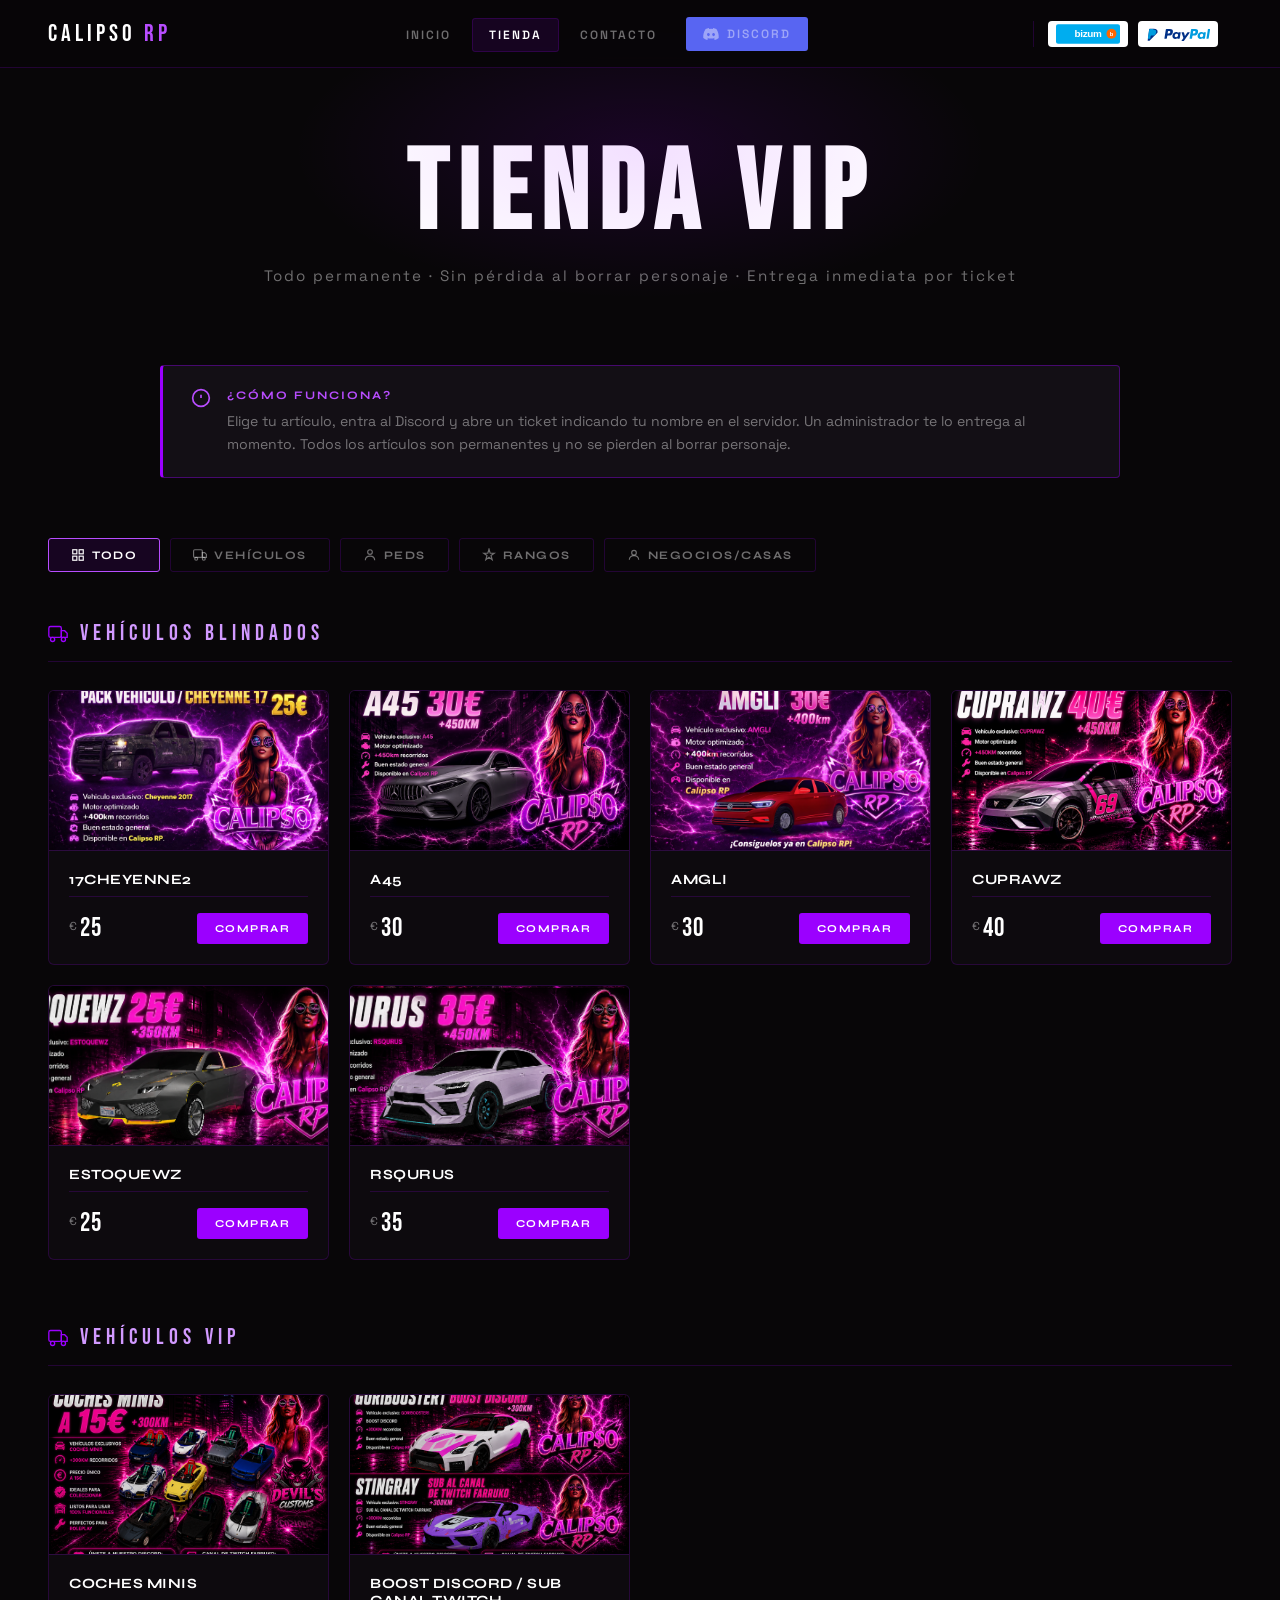
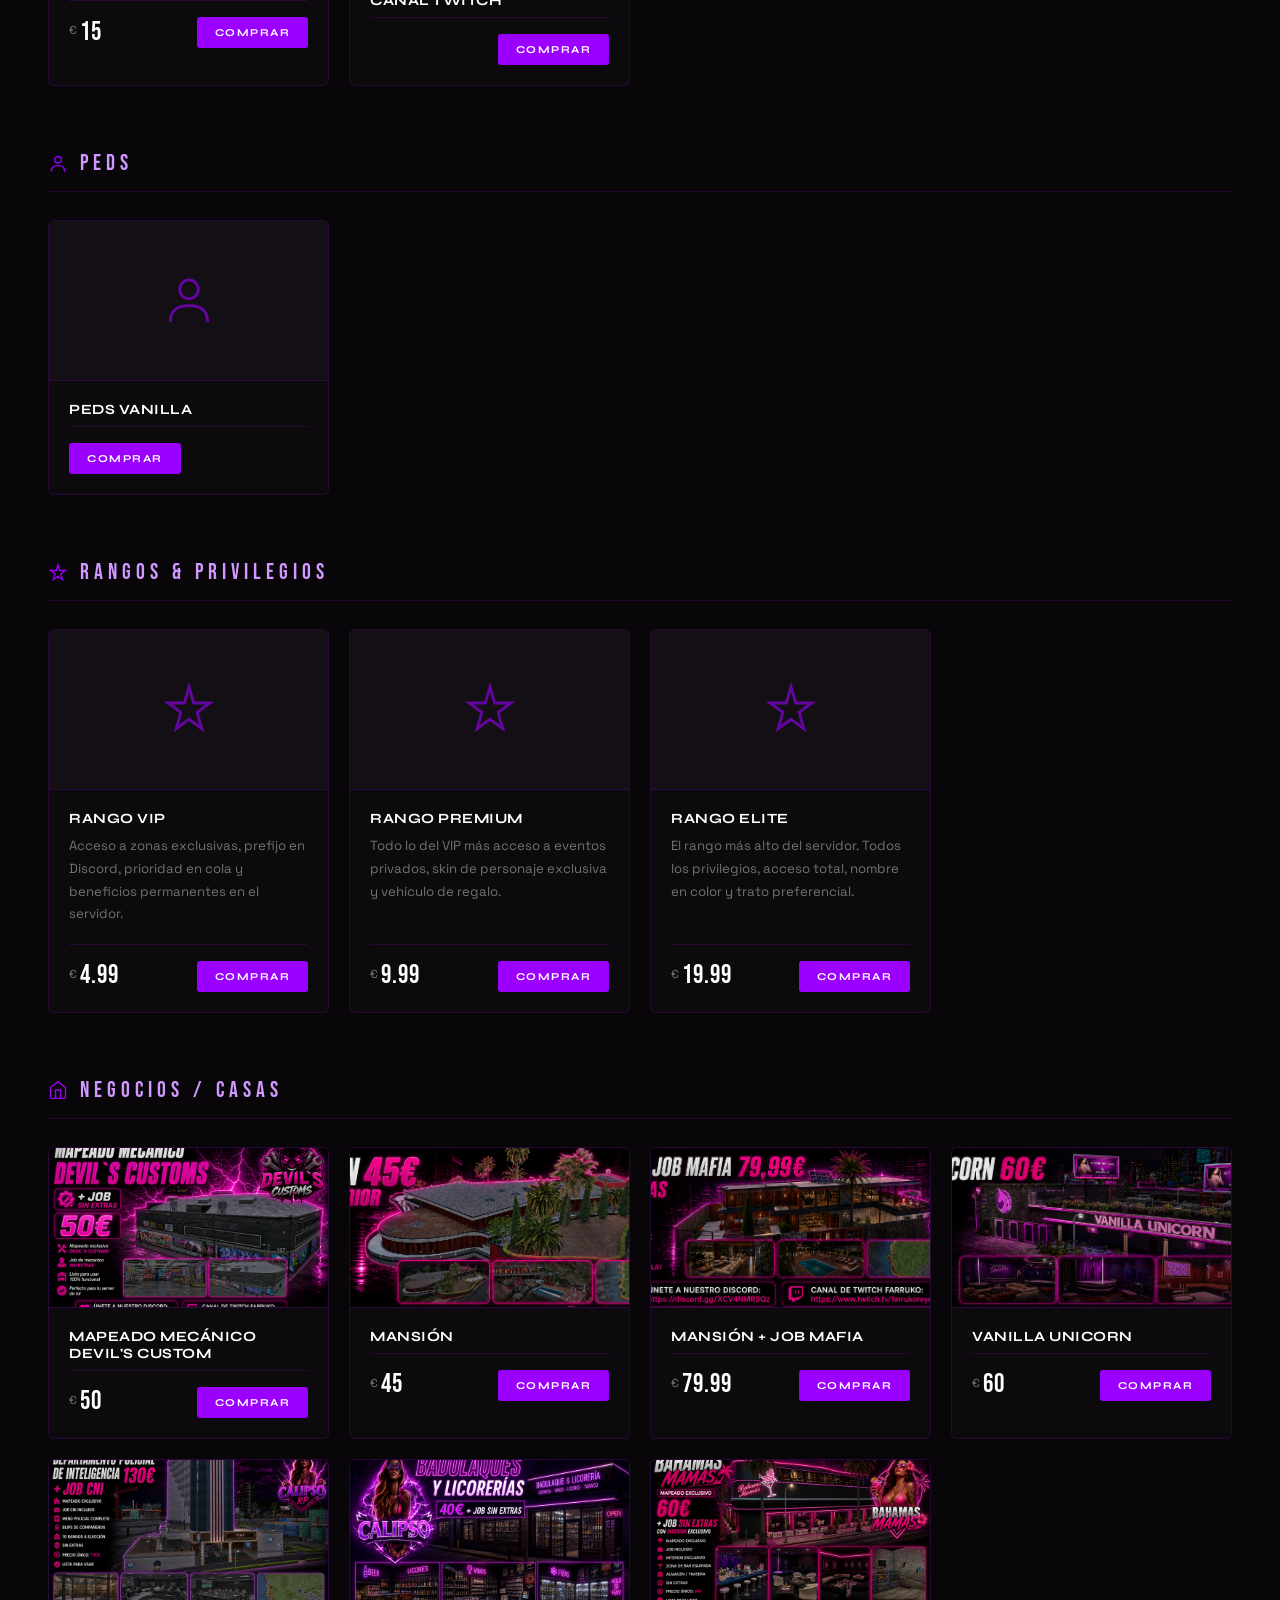
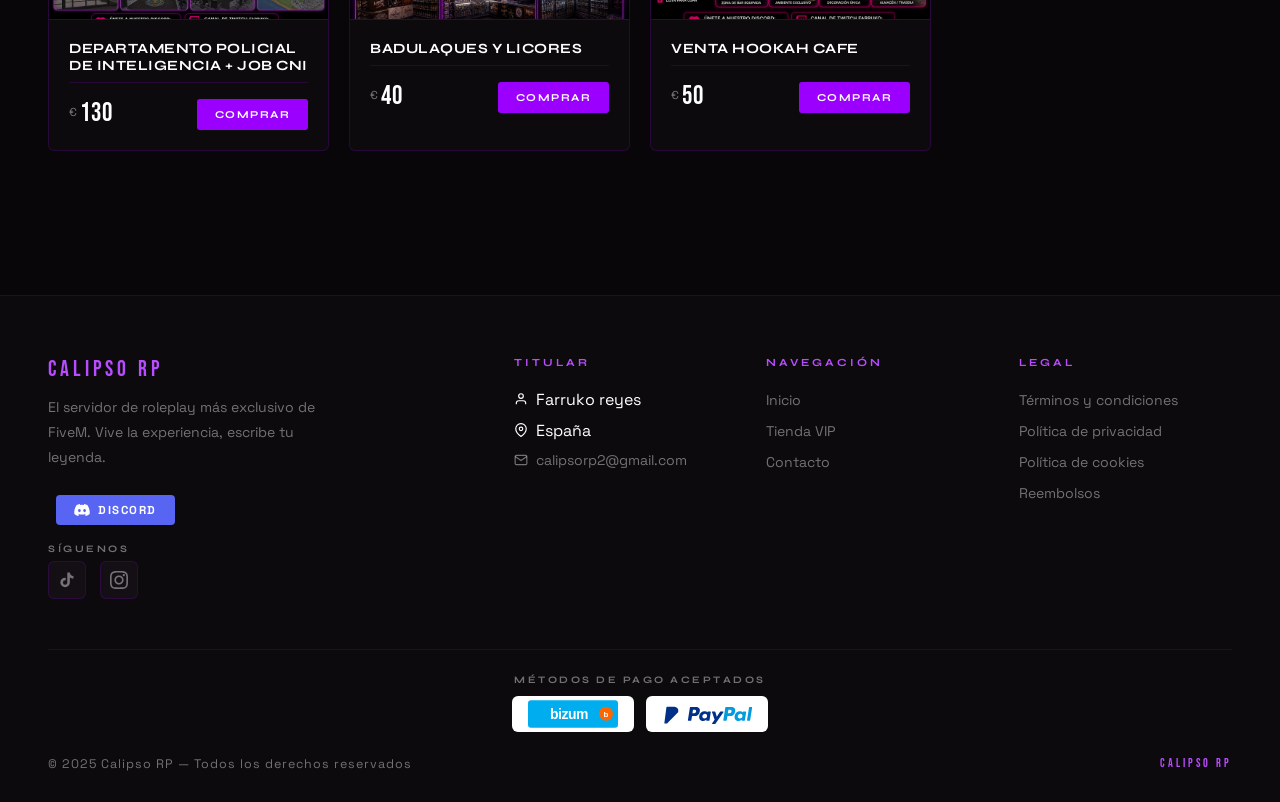
<file: Articulos.html>
<!DOCTYPE html>
<html lang="es">
  <head>
    <meta charset="UTF-8"/>
    <meta name="viewport" content="width=device-width, initial-scale=1.0"/>
    <title>Tienda — Calipso RP</title>
    <link rel="icon" href="./Imagenes/logorojo1.png"/>
    <link rel="stylesheet" href="./Style.css"/>
  </head>
  <body>
 
    <!-- NAV -->
    <nav class="nav" id="nav">
      <a href="./index.html" class="nav-logo">
        <span class="nav-logo-name">CALIPSO <span>RP</span></span>
      </a>
      <ul class="nav-links" id="navLinks">
        <li><a href="./index.html">Inicio</a></li>
        <li><a href="./Articulos.html" class="active">Tienda</a></li>
        <li><a href="./Contacto.html">Contacto</a></li>
        <a href="https://discord.gg/zxBqZYBh" target="_blank" class="nav-discord">
          <svg width="16" height="12" viewBox="0 0 71 55" fill="currentColor">
            <path d="M60.1 4.9A58.5 58.5 0 0 0 45.5.4a40.7 40.7 0 0 0-1.8 3.7 54.1 54.1 0 0 0-16.3 0A39.4 39.4 0 0 0 25.5.4 58.4 58.4 0 0 0 10.9 5C1.6 18.8-1 32.3.3 45.5a59 59 0 0 0 18 9.1 44.4 44.4 0 0 0 3.8-6.2 38.4 38.4 0 0 1-6-2.9l1.4-1.1a42 42 0 0 0 36 0l1.5 1.1a38.3 38.3 0 0 1-6 2.9 44.3 44.3 0 0 0 3.8 6.2 58.8 58.8 0 0 0 18-9.1C72.1 30.2 68 16.8 60.1 4.9ZM23.7 37.3c-3.5 0-6.4-3.2-6.4-7.2s2.8-7.2 6.4-7.2 6.5 3.3 6.4 7.2c0 4-2.8 7.2-6.4 7.2Zm23.6 0c-3.5 0-6.4-3.2-6.4-7.2s2.8-7.2 6.4-7.2 6.5 3.3 6.4 7.2c0 4-2.8 7.2-6.4 7.2Z"/>
          </svg>
          Discord
        </a>
      </ul>

      <!-- PAYMENT STRIP EN NAV -->
<div class="nav-payment-strip">
  <!-- Bizum -->
  <div class="nav-payment-wrap">
    <svg width="64" height="20" viewBox="0 0 180 55" xmlns="http://www.w3.org/2000/svg">
      <rect width="180" height="55" rx="6" fill="#00ADEF"/>
      <text x="90" y="37" font-family="Arial Black, sans-serif" font-weight="900" font-size="28" fill="white" text-anchor="middle" letter-spacing="-1">bizum</text>
      <circle cx="156" cy="27" r="14" fill="#FF6600"/>
      <text x="156" y="33" font-family="Arial, sans-serif" font-weight="900" font-size="16" fill="white" text-anchor="middle">b</text>
    </svg>
  </div>
  <!-- PayPal -->
  <div class="nav-payment-wrap">
    <svg width="64" height="20" viewBox="0 0 124 33" xmlns="http://www.w3.org/2000/svg">
      <path d="M46.211 6.749h-6.839a.95.95 0 0 0-.939.802l-2.766 17.537a.57.57 0 0 0 .564.658h3.265a.95.95 0 0 0 .939-.803l.746-4.73a.95.95 0 0 1 .938-.803h2.165c4.505 0 7.105-2.18 7.784-6.496.306-1.89.013-3.375-.872-4.415-.972-1.142-2.696-1.75-4.985-1.75zM47 13.154c-.374 2.454-2.249 2.454-4.062 2.454h-1.032l.724-4.583a.57.57 0 0 1 .563-.481h.473c1.235 0 2.4 0 3.002.704.359.42.469 1.044.332 1.906z" fill="#003087"/>
      <path d="M66.654 13.075h-3.275a.57.57 0 0 0-.563.481l-.145.916-.229-.332c-.709-1.029-2.29-1.373-3.868-1.373-3.619 0-6.71 2.741-7.312 6.586-.313 1.918.132 3.752 1.22 5.031.998 1.176 2.426 1.666 4.125 1.666 2.916 0 4.533-1.875 4.533-1.875l-.146.91a.57.57 0 0 0 .562.66h2.95a.95.95 0 0 0 .939-.803l1.77-11.209a.568.568 0 0 0-.561-.658zm-4.565 6.374c-.316 1.871-1.801 3.127-3.695 3.127-.951 0-1.711-.305-2.199-.883-.484-.574-.668-1.391-.514-2.301.295-1.855 1.805-3.152 3.67-3.152.93 0 1.686.309 2.184.892.499.589.697 1.411.554 2.317z" fill="#003087"/>
      <path d="M84.096 13.075h-3.291a.954.954 0 0 0-.787.417l-4.539 6.686-1.924-6.425a.953.953 0 0 0-.912-.678h-3.234a.57.57 0 0 0-.541.754l3.625 10.638-3.408 4.811a.57.57 0 0 0 .465.9h3.287a.949.949 0 0 0 .781-.408l10.946-15.8a.57.57 0 0 0-.468-.895z" fill="#003087"/>
      <path d="M94.992 6.749h-6.84a.95.95 0 0 0-.938.802l-2.766 17.537a.569.569 0 0 0 .562.658h3.51a.665.665 0 0 0 .656-.562l.785-4.971a.95.95 0 0 1 .938-.803h2.164c4.506 0 7.105-2.18 7.785-6.496.307-1.89.012-3.375-.873-4.415-.971-1.142-2.694-1.75-4.983-1.75zm.789 6.405c-.373 2.454-2.248 2.454-4.062 2.454h-1.031l.725-4.583a.568.568 0 0 1 .562-.481h.473c1.234 0 2.4 0 3.002.704.359.42.468 1.044.331 1.906z" fill="#009cde"/>
      <path d="M115.434 13.075h-3.273a.567.567 0 0 0-.562.481l-.145.916-.23-.332c-.709-1.029-2.289-1.373-3.867-1.373-3.619 0-6.709 2.741-7.311 6.586-.312 1.918.131 3.752 1.219 5.031 1 1.176 2.426 1.666 4.125 1.666 2.916 0 4.533-1.875 4.533-1.875l-.146.91a.57.57 0 0 0 .564.66h2.949a.95.95 0 0 0 .938-.803l1.771-11.209a.571.571 0 0 0-.565-.658zm-4.565 6.374c-.314 1.871-1.801 3.127-3.695 3.127-.949 0-1.711-.305-2.199-.883-.484-.574-.666-1.391-.514-2.301.297-1.855 1.805-3.152 3.67-3.152.93 0 1.686.309 2.184.892.501.589.699 1.411.554 2.317z" fill="#009cde"/>
      <path d="M119.962 7.182l-2.807 17.854a.569.569 0 0 0 .562.658h2.822c.469 0 .867-.34.939-.803l2.768-17.536a.57.57 0 0 0-.562-.659h-3.16a.571.571 0 0 0-.562.486z" fill="#009cde"/>
      <path d="M7.266 29.154a.604.604 0 0 1-.598.52H3.881a.604.604 0 0 1-.597-.709L6.092 7.182a.952.952 0 0 1 .938-.802h7.896c2.759 0 4.806.625 6.084 1.858 1.16 1.125 1.614 2.606 1.387 4.517-.047.39-.127.795-.242 1.209" fill="#003087"/>
      <path d="M7.034 6.749H.195A.95.95 0 0 0-.744 7.55L-3.51 25.088a.57.57 0 0 0 .562.659h3.51c.313 0 .578-.228.625-.539l.757-4.801-.002.014a.95.95 0 0 1 .938-.802h1.96c3.838 0 6.844-1.558 7.722-6.066.026-.135.049-.267.068-.396.26-1.659-.002-2.786-.867-3.806-.953-1.117-2.667-1.602-4.729-1.602z" fill="#009cde" transform="translate(7.07 0)"/>
    </svg>
  </div>
</div>

      <button class="hamburger" id="hamburger" onclick="toggleMenu()" aria-label="Menu">
        <span></span><span></span><span></span>
      </button>
    </nav>
 
    <!-- PAGE HERO -->
    <section class="page-hero">
      <h1 class="page-hero-title">TIENDA VIP</h1>
      <p class="page-hero-sub">Todo permanente · Sin pérdida al borrar personaje · Entrega inmediata por ticket</p>
    </section>
 
    <!-- INFO BANNER -->
    <div class="shop-wrap" style="padding-bottom:0">
      <div class="info-banner">
        <svg class="info-icon" width="20" height="20" viewBox="0 0 24 24" fill="none" stroke="currentColor" stroke-width="2">
          <circle cx="12" cy="12" r="10"/>
          <line x1="12" y1="8" x2="12" y2="12"/>
          <line x1="12" y1="16" x2="12.01" y2="16"/>
        </svg>
        <div>
          <strong>¿Cómo funciona?</strong>
          Elige tu artículo, entra al Discord y abre un ticket indicando tu nombre en el servidor.
          Un administrador te lo entrega al momento. Todos los artículos son permanentes y no se pierden al borrar personaje.
        </div>
      </div>
    </div>
 
    <!-- FILTERS -->
    <div class="shop-filters">
      <button class="filter-btn active" data-filter="all">
        <svg viewBox="0 0 24 24" fill="none" stroke="currentColor" stroke-width="2">
          <rect x="3" y="3" width="7" height="7"/>
          <rect x="14" y="3" width="7" height="7"/>
          <rect x="3" y="14" width="7" height="7"/>
          <rect x="14" y="14" width="7" height="7"/>
        </svg>
        Todo
      </button>
      <button class="filter-btn" data-filter="coches">
        <svg viewBox="0 0 24 24" fill="none" stroke="currentColor" stroke-width="2">
          <rect x="1" y="3" width="15" height="13" rx="2"/>
          <path d="M16 8h4l3 3v5h-7V8z"/>
          <circle cx="5.5" cy="18.5" r="2.5"/>
          <circle cx="18.5" cy="18.5" r="2.5"/>
        </svg>
        Vehículos
      </button>
      <button class="filter-btn" data-filter="peds">
        <svg viewBox="0 0 24 24" fill="none" stroke="currentColor" stroke-width="2">
          <circle cx="12" cy="7" r="4"/>
          <path d="M4 21Q4 14 12 14Q20 14 20 21"/>
        </svg>
        Peds
      </button>
      <button class="filter-btn" data-filter="rangos">
        <svg viewBox="0 0 24 24" fill="none" stroke="currentColor" stroke-width="2">
          <path d="M12 2l2 7h7l-5.5 4 2 7L12 16l-5.5 4 2-7L3 9h7z"/>
        </svg>
        Rangos
      </button>
      <button class="filter-btn" data-filter="negocios/Casas">
        <svg viewBox="0 0 24 24" fill="none" stroke="currentColor" stroke-width="2">
          <circle cx="12" cy="8" r="4"/>
          <path d="M4 20c0-4 3.6-7 8-7s8 3 8 7"/>
        </svg>
        Negocios/Casas
      </button>
    </div>
 
    <!-- SHOP CONTENT -->
    <div class="shop-wrap">
 
      <!-- CATEGORÍA: VEHÍCULOS Blindados -->
      <div class="shop-category" data-cat="coches">
        <div class="shop-cat-title">
          <svg viewBox="0 0 24 24" fill="none" stroke="currentColor" stroke-width="1.6">
            <rect x="1" y="3" width="15" height="13" rx="2"/>
            <path d="M16 8h4l3 3v5h-7V8z"/>
            <circle cx="5.5" cy="18.5" r="2.5"/>
            <circle cx="18.5" cy="18.5" r="2.5"/>
          </svg>
          Vehículos Blindados
        </div>
        <div class="products-grid">
 
          <div class="product-card reveal" data-cat="coches">
            <div class="product-thumb">
              <div class="product-thumb-glow"></div>
              <img src="./Imagenes/ChatGPT_Image_4_may_2026_22_41_22.png" alt="17cheyenne2" class="product-img"/>
            </div>
            <div class="product-body">
              <p class="product-name">17cheyenne2</p>
              <div class="product-footer">
                <div class="product-price"><small>€</small>25</div>
                <a href="https://discord.com/channels/1265454417419960320/1265454423115694199/1325440500668436545" target="_blank" class="btn-buy">Comprar</a>
              </div>
            </div>
          </div>
 
          <div class="product-card reveal" data-cat="coches">
            <div class="product-thumb">
              <div class="product-thumb-glow"></div>
              <img src="./Imagenes/content1.png" alt="A45" class="product-img"/>
            </div>
            <div class="product-body">
              <p class="product-name">A45</p>
              <div class="product-footer">
                <div class="product-price"><small>€</small>30</div>
                <a href="https://discord.com/channels/1265454417419960320/1265454423115694199/1325440500668436545" target="_blank" class="btn-buy">Comprar</a>
              </div>
            </div>
          </div>
 
          <div class="product-card reveal" data-cat="coches">
            <div class="product-thumb">
              <div class="product-thumb-glow"></div>
              <img src="./Imagenes/content2.png" alt="Amgli" class="product-img"/>
            </div>
            <div class="product-body">
              <p class="product-name">Amgli</p>
              <div class="product-footer">
                <div class="product-price"><small>€</small>30</div>
                <a href="https://discord.com/channels/1265454417419960320/1265454423115694199/1325440500668436545" target="_blank" class="btn-buy">Comprar</a>
              </div>
            </div>
          </div>
 
          <div class="product-card reveal" data-cat="coches">
            <div class="product-thumb">
              <div class="product-thumb-glow"></div>
              <img src="./Imagenes/content3.png" alt="Cuprawz" class="product-img"/>
            </div>
            <div class="product-body">
              <p class="product-name">Cuprawz</p>
              <div class="product-footer">
                <div class="product-price"><small>€</small>40</div>
                <a href="https://discord.com/channels/1265454417419960320/1265454423115694199/1325440500668436545" target="_blank" class="btn-buy">Comprar</a>
              </div>
            </div>
          </div>
 
          <div class="product-card reveal" data-cat="coches">
            <div class="product-thumb">
              <div class="product-thumb-glow"></div>
              <img src="./Imagenes/image4.png" alt="Estoquewz" class="product-img"/>
            </div>
            <div class="product-body">
              <p class="product-name">Estoquewz</p>
              <div class="product-footer">
                <div class="product-price"><small>€</small>25</div>
                <a href="https://discord.com/channels/1265454417419960320/1265454423115694199/1325440500668436545" target="_blank" class="btn-buy">Comprar</a>
              </div>
            </div>
          </div>
 
          <div class="product-card reveal" data-cat="coches">
            <div class="product-thumb">
              <div class="product-thumb-glow"></div>
              <img src="./Imagenes/image5.png" alt="RSQurus" class="product-img"/>
            </div>
            <div class="product-body">
              <p class="product-name">RSQurus</p>
              <div class="product-footer">
                <div class="product-price"><small>€</small>35</div>
                <a href="https://discord.com/channels/1265454417419960320/1265454423115694199/1325440500668436545" target="_blank" class="btn-buy">Comprar</a>
              </div>
            </div>
          </div>
 
        </div>
      </div>

      <!-- CATEGORÍA: VEHÍCULOS -->
      <div class="shop-category" data-cat="coches">
        <div class="shop-cat-title">
          <svg viewBox="0 0 24 24" fill="none" stroke="currentColor" stroke-width="1.6">
            <rect x="1" y="3" width="15" height="13" rx="2"/>
            <path d="M16 8h4l3 3v5h-7V8z"/>
            <circle cx="5.5" cy="18.5" r="2.5"/>
            <circle cx="18.5" cy="18.5" r="2.5"/>
          </svg>
          Vehículos VIP
        </div>
        <div class="products-grid">
 
          <div class="product-card reveal" data-cat="coches">
            <div class="product-thumb">
              <div class="product-thumb-glow"></div>
              <img src="./Imagenes/content8.png" alt="Coches minis" class="product-img"/>
            </div>
            <div class="product-body">
              <p class="product-name">Coches minis</p>
              <div class="product-footer">
                <div class="product-price"><small>€</small>15</div>
                <a href="https://discord.com/channels/1265454417419960320/1265454423115694199/1325440500668436545" target="_blank" class="btn-buy">Comprar</a>
              </div>
            </div>
          </div>
 
          <div class="product-card reveal" data-cat="coches">
            <div class="product-thumb">
              <div class="product-thumb-glow"></div>
              <img src="./Imagenes/boost_y_twitch_coches6.png" alt="Boost Discord / Sub Twitch" class="product-img"/>
            </div>
            <div class="product-body">
              <p class="product-name">Boost Discord / Sub canal Twitch</p>
              <div class="product-footer">
                <div class="product-price"></div>
                <a href="https://discord.com/channels/1265454417419960320/1265454423115694199/1325440500668436545" target="_blank" class="btn-buy">Comprar</a>
              </div>
            </div>
          </div>
 
        </div>
      </div>
 
      <!-- CATEGORÍA: PEDS -->
      <div class="shop-category" data-cat="peds">
        <div class="shop-cat-title">
          <svg viewBox="0 0 24 24" fill="none" stroke="currentColor" stroke-width="1.6">
            <circle cx="12" cy="7" r="4"/>
            <path d="M4 21Q4 14 12 14Q20 14 20 21"/>
          </svg>
          Peds
        </div>
        <div class="products-grid">
 
          <div class="product-card reveal" data-cat="peds">
            <div class="product-thumb">
              <div class="product-thumb-glow"></div>
              <svg viewBox="0 0 24 24" fill="none" stroke="currentColor" stroke-width="1.2">
                <circle cx="12" cy="7" r="4"/>
                <path d="M4 21Q4 14 12 14Q20 14 20 21"/>
              </svg>
            </div>

            <div class="product-body">
              <p class="product-name">Peds Vanilla</p>
              <div class="product-footer">
                <a href="https://discord.com/channels/1265454417419960320/1265454423115694199/1325440500668436545" target="_blank" class="btn-buy">Comprar</a>
              </div>
            </div>
          </div>
 
        </div>
      </div>
 
      <!-- CATEGORÍA: RANGOS -->
      <div class="shop-category" data-cat="rangos">
        <div class="shop-cat-title">
          <svg viewBox="0 0 24 24" fill="none" stroke="currentColor" stroke-width="1.6">
            <path d="M12 2l2 7h7l-5.5 4 2 7L12 16l-5.5 4 2-7L3 9h7z"/>
          </svg>
          Rangos &amp; Privilegios
        </div>
        <div class="products-grid">
 
          <div class="product-card reveal" data-cat="rangos">
            <div class="product-thumb">
              <div class="product-thumb-glow"></div>
              <svg viewBox="0 0 24 24" fill="none" stroke="currentColor" stroke-width="1.2">
                <path d="M12 2l2 7h7l-5.5 4 2 7L12 16l-5.5 4 2-7L3 9h7z"/>
              </svg>
            </div>
            <div class="product-body">
              <p class="product-name">Rango VIP</p>
              <p class="product-desc">Acceso a zonas exclusivas, prefijo en Discord, prioridad en cola y beneficios permanentes en el servidor.</p>
              <div class="product-footer">
                <div class="product-price"><small>€</small>4.99</div>
                <a href="https://discord.com/channels/1265454417419960320/1265454423115694199/1325440500668436545" target="_blank" class="btn-buy">Comprar</a>
              </div>
            </div>
          </div>
 
          <div class="product-card reveal" data-cat="rangos">
            <div class="product-thumb">
              <div class="product-thumb-glow"></div>
              <svg viewBox="0 0 24 24" fill="none" stroke="currentColor" stroke-width="1.2">
                <path d="M12 2l2 7h7l-5.5 4 2 7L12 16l-5.5 4 2-7L3 9h7z"/>
              </svg>
            </div>
            <div class="product-body">
              <p class="product-name">Rango Premium</p>
              <p class="product-desc">Todo lo del VIP más acceso a eventos privados, skin de personaje exclusiva y vehículo de regalo.</p>
              <div class="product-footer">
                <div class="product-price"><small>€</small>9.99</div>
                <a href="https://discord.com/channels/1265454417419960320/1265454423115694199/1325440500668436545" target="_blank" class="btn-buy">Comprar</a>
              </div>
            </div>
          </div>
 
          <div class="product-card reveal" data-cat="rangos">
            <div class="product-thumb">
              <div class="product-thumb-glow"></div>
              <svg viewBox="0 0 24 24" fill="none" stroke="currentColor" stroke-width="1.2">
                <path d="M12 2l2 7h7l-5.5 4 2 7L12 16l-5.5 4 2-7L3 9h7z"/>
              </svg>
            </div>
            <div class="product-body">
              <p class="product-name">Rango Elite</p>
              <p class="product-desc">El rango más alto del servidor. Todos los privilegios, acceso total, nombre en color y trato preferencial.</p>
              <div class="product-footer">
                <div class="product-price"><small>€</small>19.99</div>
                <a href="https://discord.com/channels/1265454417419960320/1265454423115694199/1325440500668436545" target="_blank" class="btn-buy">Comprar</a>
              </div>
            </div>
          </div>
 
        </div>
      </div>
 
      <!-- CATEGORÍA: NEGOCIOS / CASAS -->
      <div class="shop-category" data-cat="negocios/Casas">
        <div class="shop-cat-title">
          <svg viewBox="0 0 24 24" fill="none" stroke="currentColor" stroke-width="1.6">
            <path d="M3 9l9-7 9 7v11a2 2 0 0 1-2 2H5a2 2 0 0 1-2-2z"/>
            <polyline points="9 22 9 12 15 12 15 22"/>
          </svg>
          Negocios / Casas
        </div>
        <div class="products-grid">
 
          <div class="product-card reveal" data-cat="negocios/Casas">
            <div class="product-thumb">
              <div class="product-thumb-glow"></div>
              <img src="./Imagenes/Mapeado_Mecanico_devils_customs__job_sin_extras_50.png" alt="Mapeado Mecánico Devil's Custom" class="product-img"/>
            </div>
            <div class="product-body">
              <p class="product-name">Mapeado Mecánico Devil's Custom</p>
              <div class="product-footer">
                <div class="product-price"><small>€</small>50</div>
                <a href="https://discord.com/channels/1265454417419960320/1265454423115694199/1325440500668436545" target="_blank" class="btn-buy">Comprar</a>
              </div>
            </div>
          </div>
 
          <div class="product-card reveal" data-cat="negocios/Casas">
            <div class="product-thumb">
              <div class="product-thumb-glow"></div>
              <img src="./Imagenes/imagemapa1.png" alt="Mansión" class="product-img"/>
            </div>
            <div class="product-body">
              <p class="product-name">Mansión</p>
              <div class="product-footer">
                <div class="product-price"><small>€</small>45</div>
                <a href="https://discord.com/channels/1265454417419960320/1265454423115694199/1325440500668436545" target="_blank" class="btn-buy">Comprar</a>
              </div>
            </div>
          </div>
 
          <div class="product-card reveal" data-cat="negocios/Casas">
            <div class="product-thumb">
              <div class="product-thumb-glow"></div>
              <img src="./Imagenes/imagemapa2.png" alt="Mansión + Job Mafia" class="product-img"/>
            </div>
            <div class="product-body">
              <p class="product-name">Mansión + Job Mafia</p>
              <div class="product-footer">
                <div class="product-price"><small>€</small>79.99</div>
                <a href="https://discord.com/channels/1265454417419960320/1265454423115694199/1325440500668436545" target="_blank" class="btn-buy">Comprar</a>
              </div>
            </div>
          </div>
 
          <div class="product-card reveal" data-cat="negocios/Casas">
            <div class="product-thumb">
              <div class="product-thumb-glow"></div>
              <img src="./Imagenes/imagemapa3.png" alt="Vanilla Unicorn" class="product-img"/>
            </div>
            <div class="product-body">
              <p class="product-name">Vanilla Unicorn</p>
              <div class="product-footer">
                <div class="product-price"><small>€</small>60</div>
                <a href="https://discord.com/channels/1265454417419960320/1265454423115694199/1325440500668436545" target="_blank" class="btn-buy">Comprar</a>
              </div>
            </div>
          </div>
 
          <div class="product-card reveal" data-cat="negocios/Casas">
            <div class="product-thumb">
              <div class="product-thumb-glow"></div>
              <img src="./Imagenes/DEPARTAMENTO_POLICIAL_DE_INTELIGENCIA_130__job_cni_con_menu_policial_blips_de_companeros_y_10_rangos_a_eleccion_y_sin_extrasmapa4.png" alt="Departamento Policial de Inteligencia + Job CNI" class="product-img"/>
            </div>
            <div class="product-body">
              <p class="product-name">Departamento Policial de Inteligencia + Job CNI</p>
              <div class="product-footer">
                <div class="product-price"><small>€</small>130</div>
                <a href="https://discord.com/channels/1265454417419960320/1265454423115694199/1325440500668436545" target="_blank" class="btn-buy">Comprar</a>
              </div>
            </div>
          </div>
 
          <div class="product-card reveal" data-cat="negocios/Casas">
            <div class="product-thumb">
              <div class="product-thumb-glow"></div>
              <img src="./Imagenes/badu_y_licos_40mapa6.png" alt="Badulaques y licores" class="product-img"/>
            </div>
            <div class="product-body">
              <p class="product-name">Badulaques y licores</p>
              <div class="product-footer">
                <div class="product-price"><small>€</small>40</div>
                <a href="https://discord.com/channels/1265454417419960320/1265454423115694199/1325440500668436545" target="_blank" class="btn-buy">Comprar</a>
              </div>
            </div>
          </div>
 
          <div class="product-card reveal" data-cat="negocios/Casas">
            <div class="product-thumb">
              <div class="product-thumb-glow"></div>
              <img src="./Imagenes/BAHAMAS_MAMAS_60mapa5.png" alt="Venta Hookah Cafe" class="product-img"/>
            </div>
            <div class="product-body">
              <p class="product-name">Venta Hookah Cafe</p>
              <div class="product-footer">
                <div class="product-price"><small>€</small>50</div>
                <a href="https://discord.com/channels/1265454417419960320/1265454423115694199/1325440500668436545" target="_blank" class="btn-buy">Comprar</a>
              </div>
            </div>
          </div>
 
        </div>
      </div>
 
    </div>
 
    <!-- FOOTER -->
<footer>
  <div class="footer-grid">
    <div>
      <span class="footer-brand">CALIPSO RP</span>
      <p class="footer-about">El servidor de roleplay más exclusivo de FiveM. Vive la experiencia, escribe tu leyenda.</p>
      <a href="https://discord.gg/zxBqZYBh" target="_blank" class="nav-discord" style="display:inline-flex">
        <svg width="16" height="12" viewBox="0 0 71 55" fill="currentColor">
          <path d="M60.1 4.9A58.5 58.5 0 0 0 45.5.4a40.7 40.7 0 0 0-1.8 3.7 54.1 54.1 0 0 0-16.3 0A39.4 39.4 0 0 0 25.5.4 58.4 58.4 0 0 0 10.9 5C1.6 18.8-1 32.3.3 45.5a59 59 0 0 0 18 9.1 44.4 44.4 0 0 0 3.8-6.2 38.4 38.4 0 0 1-6-2.9l1.4-1.1a42 42 0 0 0 36 0l1.5 1.1a38.3 38.3 0 0 1-6 2.9 44.3 44.3 0 0 0 3.8 6.2 58.8 58.8 0 0 0 18-9.1C72.1 30.2 68 16.8 60.1 4.9ZM23.7 37.3c-3.5 0-6.4-3.2-6.4-7.2s2.8-7.2 6.4-7.2 6.5 3.3 6.4 7.2c0 4-2.8 7.2-6.4 7.2Zm23.6 0c-3.5 0-6.4-3.2-6.4-7.2s2.8-7.2 6.4-7.2 6.5 3.3 6.4 7.2c0 4-2.8 7.2-6.4 7.2Z"/>
        </svg>
        Discord
      </a>

      <!-- REDES SOCIALES -->
      <span class="footer-social-label" style="margin-top:18px;">Síguenos</span>
      <div class="footer-social">
        <!-- TikTok -->
        <a href="www.tiktok.com/@calipsorp" target="_blank" class="footer-social-link" aria-label="TikTok">
          <svg width="18" height="18" viewBox="0 0 24 24" fill="currentColor">
            <path d="M19.59 6.69a4.83 4.83 0 0 1-3.77-4.25V2h-3.45v13.67a2.89 2.89 0 0 1-2.88 2.5 2.89 2.89 0 0 1-2.89-2.89 2.89 2.89 0 0 1 2.89-2.89c.28 0 .54.04.79.1V9.01a6.33 6.33 0 0 0-.79-.05 6.34 6.34 0 0 0-6.34 6.34 6.34 6.34 0 0 0 6.34 6.34 6.34 6.34 0 0 0 6.33-6.34V8.69a8.16 8.16 0 0 0 4.77 1.52V6.75a4.85 4.85 0 0 1-1-.06z"/>
          </svg>
        </a>
        <!-- Instagram -->
        <a href="#" target="_blank" class="footer-social-link" aria-label="Instagram">
          <svg width="18" height="18" viewBox="0 0 24 24" fill="currentColor">
            <path d="M12 2.163c3.204 0 3.584.012 4.85.07 3.252.148 4.771 1.691 4.919 4.919.058 1.265.069 1.645.069 4.849 0 3.205-.012 3.584-.069 4.849-.149 3.225-1.664 4.771-4.919 4.919-1.266.058-1.644.07-4.85.07-3.204 0-3.584-.012-4.849-.07-3.26-.149-4.771-1.699-4.919-4.92-.058-1.265-.07-1.644-.07-4.849 0-3.204.013-3.583.07-4.849.149-3.227 1.664-4.771 4.919-4.919 1.266-.057 1.645-.069 4.849-.069zm0-2.163c-3.259 0-3.667.014-4.947.072-4.358.2-6.78 2.618-6.98 6.98-.059 1.281-.073 1.689-.073 4.948 0 3.259.014 3.668.072 4.948.2 4.358 2.618 6.78 6.98 6.98 1.281.058 1.689.072 4.948.072 3.259 0 3.668-.014 4.948-.072 4.354-.2 6.782-2.618 6.979-6.98.059-1.28.073-1.689.073-4.948 0-3.259-.014-3.667-.072-4.947-.196-4.354-2.617-6.78-6.979-6.98-1.281-.059-1.69-.073-4.949-.073zm0 5.838c-3.403 0-6.162 2.759-6.162 6.162s2.759 6.163 6.162 6.163 6.162-2.759 6.162-6.163c0-3.403-2.759-6.162-6.162-6.162zm0 10.162c-2.209 0-4-1.79-4-4 0-2.209 1.791-4 4-4s4 1.791 4 4c0 2.21-1.791 4-4 4zm6.406-11.845c-.796 0-1.441.645-1.441 1.44s.645 1.44 1.441 1.44c.795 0 1.439-.645 1.439-1.44s-.644-1.44-1.439-1.44z"/>
          </svg>
        </a>
      </div>
    </div>

    <div>
  <p class="footer-col-title">Titular</p>
  <ul class="footer-links">
    <li style="display:flex;align-items:center;gap:8px;color:var(--gray)">
      <svg width="14" height="14" viewBox="0 0 24 24" fill="none" stroke="currentColor" stroke-width="2">
        <path d="M20 21v-2a4 4 0 0 0-4-4H8a4 4 0 0 0-4 4v2"/>
        <circle cx="12" cy="7" r="4"/>
      </svg>
      Farruko reyes
    </li>
    <li style="display:flex;align-items:center;gap:8px;color:var(--gray)">
      <svg width="14" height="14" viewBox="0 0 24 24" fill="none" stroke="currentColor" stroke-width="2">
        <path d="M21 10c0 7-9 13-9 13s-9-6-9-13a9 9 0 0 1 18 0z"/>
        <circle cx="12" cy="10" r="3"/>
      </svg>
      España
    </li>
    <li>
      <a href="mailto:calipsorp2@gmail.com" style="display:flex;align-items:center;gap:8px;">
        <svg width="14" height="14" viewBox="0 0 24 24" fill="none" stroke="currentColor" stroke-width="2">
          <path d="M4 4h16c1.1 0 2 .9 2 2v12c0 1.1-.9 2-2 2H4c-1.1 0-2-.9-2-2V6c0-1.1.9-2 2-2z"/>
          <polyline points="22,6 12,13 2,6"/>
        </svg>
        calipsorp2@gmail.com
      </a>
    </li>
  </ul>
</div>

    <div>
      <p class="footer-col-title">Navegación</p>
      <ul class="footer-links">
        <li><a href="./index.html">Inicio</a></li>
        <li><a href="./Articulos.html">Tienda VIP</a></li>
        <li><a href="./Contacto.html">Contacto</a></li>
      </ul>
    </div>
    <div>
      <p class="footer-col-title">Legal</p>
      <ul class="footer-links">
        <li><a href="#">Términos y condiciones</a></li>
        <li><a href="./Privacidad.html">Política de privacidad</a></li>
        <li><a href="./Paginacookies.html">Política de cookies</a></li>
        <li><a href="#">Reembolsos</a></li>
      </ul>
    </div>
  </div>

  <!-- MÉTODOS DE PAGO + COPYRIGHT -->
  <div class="footer-bottom-full">

    <!-- Logos de pago centrados -->
    <div class="footer-payment-row" style="border-top:none; padding-top:0; margin-top:0;">
      <span class="footer-payment-label">Métodos de pago aceptados</span>
      <div class="footer-payment-logos">
        <!-- Bizum -->
        <div class="footer-payment-logo">
          <svg width="90" height="28" viewBox="0 0 180 55" xmlns="http://www.w3.org/2000/svg">
            <rect width="180" height="55" rx="6" fill="#00ADEF"/>
            <text x="82" y="37" font-family="Arial Black, sans-serif" font-weight="900" font-size="28" fill="white" text-anchor="middle" letter-spacing="-1">bizum</text>
            <circle cx="156" cy="27" r="14" fill="#FF6600"/>
            <text x="156" y="33" font-family="Arial, sans-serif" font-weight="900" font-size="16" fill="white" text-anchor="middle">b</text>
          </svg>
        </div>
        <!-- PayPal -->
        <div class="footer-payment-logo">
          <svg width="90" height="28" viewBox="0 0 124 33" xmlns="http://www.w3.org/2000/svg">
            <path d="M46.211 6.749h-6.839a.95.95 0 0 0-.939.802l-2.766 17.537a.57.57 0 0 0 .564.658h3.265a.95.95 0 0 0 .939-.803l.746-4.73a.95.95 0 0 1 .938-.803h2.165c4.505 0 7.105-2.18 7.784-6.496.306-1.89.013-3.375-.872-4.415-.972-1.142-2.696-1.75-4.985-1.75zM47 13.154c-.374 2.454-2.249 2.454-4.062 2.454h-1.032l.724-4.583a.57.57 0 0 1 .563-.481h.473c1.235 0 2.4 0 3.002.704.359.42.469 1.044.332 1.906z" fill="#003087"/>
            <path d="M66.654 13.075h-3.275a.57.57 0 0 0-.563.481l-.145.916-.229-.332c-.709-1.029-2.29-1.373-3.868-1.373-3.619 0-6.71 2.741-7.312 6.586-.313 1.918.132 3.752 1.22 5.031.998 1.176 2.426 1.666 4.125 1.666 2.916 0 4.533-1.875 4.533-1.875l-.146.91a.57.57 0 0 0 .562.66h2.95a.95.95 0 0 0 .939-.803l1.77-11.209a.568.568 0 0 0-.561-.658zm-4.565 6.374c-.316 1.871-1.801 3.127-3.695 3.127-.951 0-1.711-.305-2.199-.883-.484-.574-.668-1.391-.514-2.301.295-1.855 1.805-3.152 3.67-3.152.93 0 1.686.309 2.184.892.499.589.697 1.411.554 2.317z" fill="#003087"/>
            <path d="M84.096 13.075h-3.291a.954.954 0 0 0-.787.417l-4.539 6.686-1.924-6.425a.953.953 0 0 0-.912-.678h-3.234a.57.57 0 0 0-.541.754l3.625 10.638-3.408 4.811a.57.57 0 0 0 .465.9h3.287a.949.949 0 0 0 .781-.408l10.946-15.8a.57.57 0 0 0-.468-.895z" fill="#003087"/>
            <path d="M94.992 6.749h-6.84a.95.95 0 0 0-.938.802l-2.766 17.537a.569.569 0 0 0 .562.658h3.51a.665.665 0 0 0 .656-.562l.785-4.971a.95.95 0 0 1 .938-.803h2.164c4.506 0 7.105-2.18 7.785-6.496.307-1.89.012-3.375-.873-4.415-.971-1.142-2.694-1.75-4.983-1.75zm.789 6.405c-.373 2.454-2.248 2.454-4.062 2.454h-1.031l.725-4.583a.568.568 0 0 1 .562-.481h.473c1.234 0 2.4 0 3.002.704.359.42.468 1.044.331 1.906z" fill="#009cde"/>
            <path d="M115.434 13.075h-3.273a.567.567 0 0 0-.562.481l-.145.916-.23-.332c-.709-1.029-2.289-1.373-3.867-1.373-3.619 0-6.709 2.741-7.311 6.586-.312 1.918.131 3.752 1.219 5.031 1 1.176 2.426 1.666 4.125 1.666 2.916 0 4.533-1.875 4.533-1.875l-.146.91a.57.57 0 0 0 .564.66h2.949a.95.95 0 0 0 .938-.803l1.771-11.209a.571.571 0 0 0-.565-.658zm-4.565 6.374c-.314 1.871-1.801 3.127-3.695 3.127-.949 0-1.711-.305-2.199-.883-.484-.574-.666-1.391-.514-2.301.297-1.855 1.805-3.152 3.67-3.152.93 0 1.686.309 2.184.892.501.589.699 1.411.554 2.317z" fill="#009cde"/>
            <path d="M119.962 7.182l-2.807 17.854a.569.569 0 0 0 .562.658h2.822c.469 0 .867-.34.939-.803l2.768-17.536a.57.57 0 0 0-.562-.659h-3.16a.571.571 0 0 0-.562.486z" fill="#009cde"/>
            <path d="M7.266 29.154a.604.604 0 0 1-.598.52H3.881a.604.604 0 0 1-.597-.709L6.092 7.182a.952.952 0 0 1 .938-.802h7.896c2.759 0 4.806.625 6.084 1.858 1.16 1.125 1.614 2.606 1.387 4.517-.047.39-.127.795-.242 1.209" fill="#003087"/>
          </svg>
        </div>
      </div>
    </div>

    <!-- Fila copyright -->
    <div class="footer-bottom-row">
      <span>© 2025 Calipso RP — Todos los derechos reservados</span>
      <span class="tag">CALIPSO RP</span>
    </div>

  </div>
</footer>
 
    <script src="main.js"></script>
 
  </body>
</html>
</file>
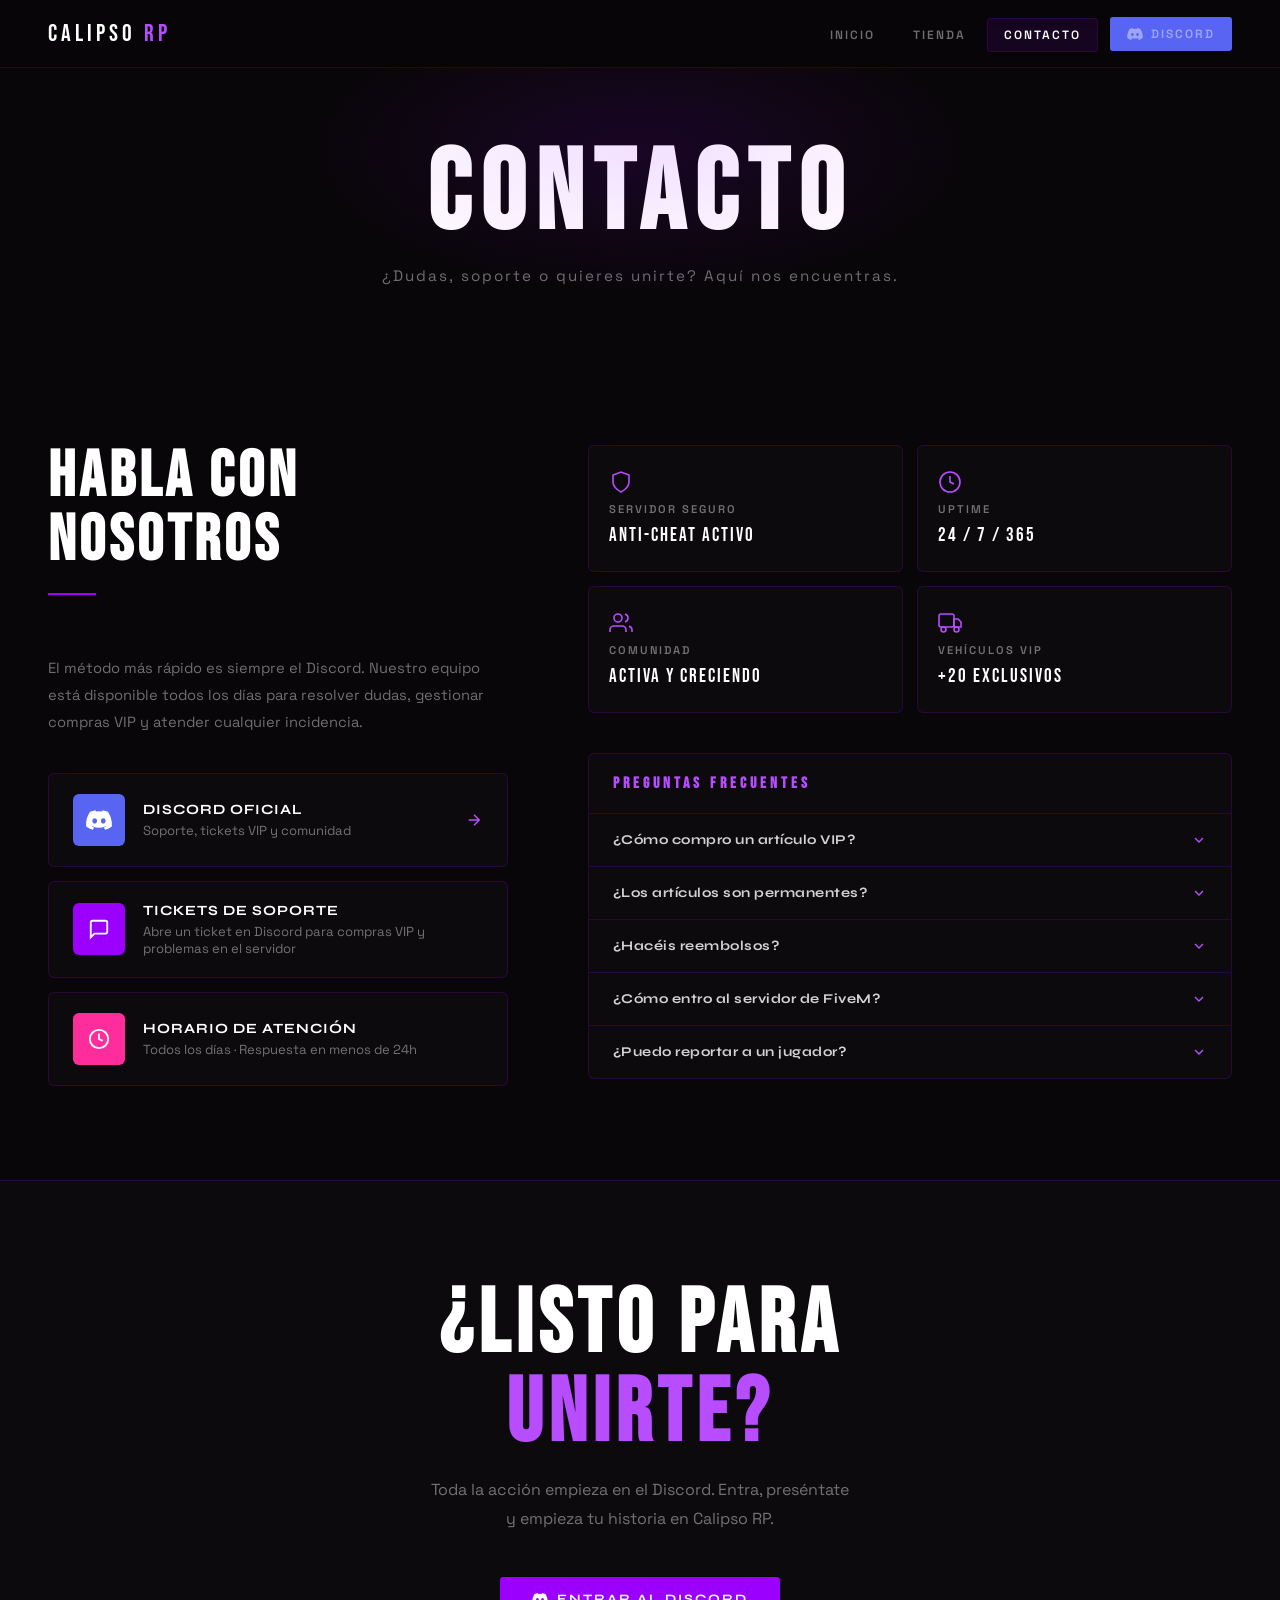
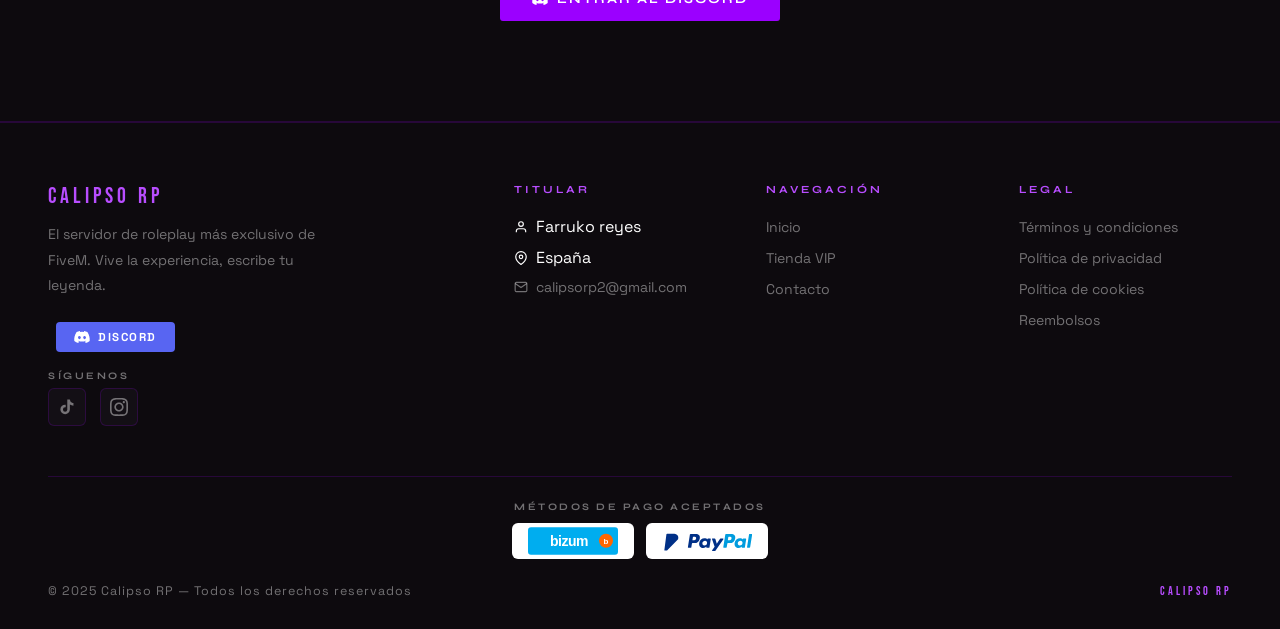
<file: Contacto.html>
<!DOCTYPE html>
<html lang="es">
<head>
  <meta charset="UTF-8"/>
  <meta name="viewport" content="width=device-width, initial-scale=1.0"/>
  <title>Contacto — Calipso RP</title>
  <link rel="icon" href="./Imagenes/logorojo1.png"/>
  <link rel="stylesheet" href="./Style.css"/>
</head>
<body>

  <nav class="nav" id="nav">
    <a href="./index.html" class="nav-logo">
      <span class="nav-logo-name">CALIPSO <span>RP</span></span>
    </a>
    <ul class="nav-links" id="navLinks">
      <li><a href="./index.html">Inicio</a></li>
      <li><a href="./Articulos.html">Tienda</a></li>
      <li><a href="contacto.html" class="active">Contacto</a></li>
      <a href="https://discord.gg/zxBqZYBh" target="_blank" class="nav-discord">
        <svg width="16" height="12" viewBox="0 0 71 55" fill="currentColor"><path d="M60.1 4.9A58.5 58.5 0 0 0 45.5.4a40.7 40.7 0 0 0-1.8 3.7 54.1 54.1 0 0 0-16.3 0A39.4 39.4 0 0 0 25.5.4 58.4 58.4 0 0 0 10.9 5C1.6 18.8-1 32.3.3 45.5a59 59 0 0 0 18 9.1 44.4 44.4 0 0 0 3.8-6.2 38.4 38.4 0 0 1-6-2.9l1.4-1.1a42 42 0 0 0 36 0l1.5 1.1a38.3 38.3 0 0 1-6 2.9 44.3 44.3 0 0 0 3.8 6.2 58.8 58.8 0 0 0 18-9.1C72.1 30.2 68 16.8 60.1 4.9ZM23.7 37.3c-3.5 0-6.4-3.2-6.4-7.2s2.8-7.2 6.4-7.2 6.5 3.3 6.4 7.2c0 4-2.8 7.2-6.4 7.2Zm23.6 0c-3.5 0-6.4-3.2-6.4-7.2s2.8-7.2 6.4-7.2 6.5 3.3 6.4 7.2c0 4-2.8 7.2-6.4 7.2Z"/></svg>
        Discord
      </a>
    </ul>
    <button class="hamburger" id="hamburger" onclick="toggleMenu()" aria-label="Menu">
      <span></span><span></span><span></span>
    </button>
  </nav>

  <!-- HERO -->
  <section class="page-hero">
    <h1 class="page-hero-title">CONTACTO</h1>
    <p class="page-hero-sub">¿Dudas, soporte o quieres unirte? Aquí nos encuentras.</p>
  </section>

  <!-- CONTACT LAYOUT -->
  <div class="contact-wrap">

    <!-- IZQUIERDA -->
    <div class="contact-left">
      <h2 class="section-title">HABLA CON<br>NOSOTROS</h2>
      <div class="section-line"></div>
      <p class="contact-intro">El método más rápido es siempre el Discord. Nuestro equipo está disponible todos los días para resolver dudas, gestionar compras VIP y atender cualquier incidencia.</p>

      <a href="https://discord.gg/zxBqZYBh" target="_blank" class="contact-channel reveal">
        <div class="contact-channel-icon" style="background:#5865F2">
          <svg width="26" height="20" viewBox="0 0 71 55" fill="white"><path d="M60.1 4.9A58.5 58.5 0 0 0 45.5.4a40.7 40.7 0 0 0-1.8 3.7 54.1 54.1 0 0 0-16.3 0A39.4 39.4 0 0 0 25.5.4 58.4 58.4 0 0 0 10.9 5C1.6 18.8-1 32.3.3 45.5a59 59 0 0 0 18 9.1 44.4 44.4 0 0 0 3.8-6.2 38.4 38.4 0 0 1-6-2.9l1.4-1.1a42 42 0 0 0 36 0l1.5 1.1a38.3 38.3 0 0 1-6 2.9 44.3 44.3 0 0 0 3.8 6.2 58.8 58.8 0 0 0 18-9.1C72.1 30.2 68 16.8 60.1 4.9ZM23.7 37.3c-3.5 0-6.4-3.2-6.4-7.2s2.8-7.2 6.4-7.2 6.5 3.3 6.4 7.2c0 4-2.8 7.2-6.4 7.2Zm23.6 0c-3.5 0-6.4-3.2-6.4-7.2s2.8-7.2 6.4-7.2 6.5 3.3 6.4 7.2c0 4-2.8 7.2-6.4 7.2Z"/></svg>
        </div>
        <div class="contact-channel-info">
          <span class="contact-channel-name">Discord oficial</span>
          <span class="contact-channel-desc">Soporte, tickets VIP y comunidad</span>
        </div>
        <svg class="contact-channel-arrow" width="18" height="18" viewBox="0 0 24 24" fill="none" stroke="currentColor" stroke-width="2"><path d="M5 12h14M12 5l7 7-7 7"/></svg>
      </a>

      <div class="contact-channel reveal" style="cursor:default">
        <div class="contact-channel-icon" style="background:var(--purple)">
          <svg width="22" height="22" viewBox="0 0 24 24" fill="none" stroke="white" stroke-width="2"><path d="M21 15a2 2 0 0 1-2 2H7l-4 4V5a2 2 0 0 1 2-2h14a2 2 0 0 1 2 2z"/></svg>
        </div>
        <div class="contact-channel-info">
          <span class="contact-channel-name">Tickets de soporte</span>
          <span class="contact-channel-desc">Abre un ticket en Discord para compras VIP y problemas en el servidor</span>
        </div>
      </div>

      <div class="contact-channel reveal" style="cursor:default">
        <div class="contact-channel-icon" style="background:var(--pink)">
          <svg width="22" height="22" viewBox="0 0 24 24" fill="none" stroke="white" stroke-width="2"><circle cx="12" cy="12" r="10"/><polyline points="12 6 12 12 16 14"/></svg>
        </div>
        <div class="contact-channel-info">
          <span class="contact-channel-name">Horario de atención</span>
          <span class="contact-channel-desc">Todos los días · Respuesta en menos de 24h</span>
        </div>
      </div>
    </div>

    <!-- DERECHA: info + FAQ -->
    <div class="contact-right">

      <!-- INFO CARDS -->
      <div class="contact-info-grid reveal">
        <div class="contact-info-card">
          <svg width="24" height="24" viewBox="0 0 24 24" fill="none" stroke="currentColor" stroke-width="1.6"><path d="M12 22s8-4 8-10V5l-8-3-8 3v7c0 6 8 10 8 10z"/></svg>
          <span class="contact-info-label">Servidor seguro</span>
          <span class="contact-info-val">Anti-cheat activo</span>
        </div>
        <div class="contact-info-card">
          <svg width="24" height="24" viewBox="0 0 24 24" fill="none" stroke="currentColor" stroke-width="1.6"><circle cx="12" cy="12" r="10"/><polyline points="12 6 12 12 16 14"/></svg>
          <span class="contact-info-label">Uptime</span>
          <span class="contact-info-val">24 / 7 / 365</span>
        </div>
        <div class="contact-info-card">
          <svg width="24" height="24" viewBox="0 0 24 24" fill="none" stroke="currentColor" stroke-width="1.6"><path d="M17 21v-2a4 4 0 0 0-4-4H5a4 4 0 0 0-4 4v2"/><circle cx="9" cy="7" r="4"/><path d="M23 21v-2a4 4 0 0 0-3-3.87"/><path d="M16 3.13a4 4 0 0 1 0 7.75"/></svg>
          <span class="contact-info-label">Comunidad</span>
          <span class="contact-info-val">Activa y creciendo</span>
        </div>
        <div class="contact-info-card">
          <svg width="24" height="24" viewBox="0 0 24 24" fill="none" stroke="currentColor" stroke-width="1.6"><rect x="1" y="3" width="15" height="13" rx="2"/><path d="M16 8h4l3 3v5h-7V8z"/><circle cx="5.5" cy="18.5" r="2.5"/><circle cx="18.5" cy="18.5" r="2.5"/></svg>
          <span class="contact-info-label">Vehículos VIP</span>
          <span class="contact-info-val">+20 exclusivos</span>
        </div>
      </div>

      <!-- FAQ -->
      <div class="faq-wrap reveal">
        <h3 class="faq-title">PREGUNTAS FRECUENTES</h3>

        <div class="faq-item">
          <div class="faq-q">
            <span>¿Cómo compro un artículo VIP?</span>
            <svg width="16" height="16" viewBox="0 0 24 24" fill="none" stroke="currentColor" stroke-width="2"><polyline points="6 9 12 15 18 9"/></svg>
          </div>
          <div class="faq-a">Entra al Discord, abre un ticket en el canal correspondiente e indica tu nombre de personaje en el servidor. Un administrador te entregará el artículo al momento.</div>
        </div>

        <div class="faq-item">
          <div class="faq-q">
            <span>¿Los artículos son permanentes?</span>
            <svg width="16" height="16" viewBox="0 0 24 24" fill="none" stroke="currentColor" stroke-width="2"><polyline points="6 9 12 15 18 9"/></svg>
          </div>
          <div class="faq-a">Sí. Todos los artículos de la tienda VIP son permanentes y no se pierden aunque borres tu personaje. Son tuyos para siempre.</div>
        </div>

        <div class="faq-item">
          <div class="faq-q">
            <span>¿Hacéis reembolsos?</span>
            <svg width="16" height="16" viewBox="0 0 24 24" fill="none" stroke="currentColor" stroke-width="2"><polyline points="6 9 12 15 18 9"/></svg>
          </div>
          <div class="faq-a">Los reembolsos se evalúan caso por caso. Si tienes un problema con tu compra abre un ticket en Discord y lo gestionamos lo antes posible.</div>
        </div>

        <div class="faq-item">
          <div class="faq-q">
            <span>¿Cómo entro al servidor de FiveM?</span>
            <svg width="16" height="16" viewBox="0 0 24 24" fill="none" stroke="currentColor" stroke-width="2"><polyline points="6 9 12 15 18 9"/></svg>
          </div>
          <div class="faq-a">Únete primero al Discord para obtener la IP del servidor y las instrucciones de conexión. Toda la info está en el canal #como-entrar.</div>
        </div>

        <div class="faq-item">
          <div class="faq-q">
            <span>¿Puedo reportar a un jugador?</span>
            <svg width="16" height="16" viewBox="0 0 24 24" fill="none" stroke="currentColor" stroke-width="2"><polyline points="6 9 12 15 18 9"/></svg>
          </div>
          <div class="faq-a">Sí, abre un ticket en Discord con el nombre del jugador, hora aproximada y una descripción de lo ocurrido. El equipo de moderación lo revisará.</div>
        </div>

      </div>
    </div>

  </div>

  <!-- CTA DISCORD -->
  <section class="contact-cta">
    <div class="contact-cta-inner reveal">
      <h2 class="join-title">¿LISTO PARA <span>UNIRTE?</span></h2>
      <p class="join-sub">Toda la acción empieza en el Discord. Entra, preséntate y empieza tu historia en Calipso RP.</p>
      <a href="https://discord.gg/zxBqZYBh" target="_blank" class="btn-main">
        <svg width="16" height="12" viewBox="0 0 71 55" fill="currentColor"><path d="M60.1 4.9A58.5 58.5 0 0 0 45.5.4a40.7 40.7 0 0 0-1.8 3.7 54.1 54.1 0 0 0-16.3 0A39.4 39.4 0 0 0 25.5.4 58.4 58.4 0 0 0 10.9 5C1.6 18.8-1 32.3.3 45.5a59 59 0 0 0 18 9.1 44.4 44.4 0 0 0 3.8-6.2 38.4 38.4 0 0 1-6-2.9l1.4-1.1a42 42 0 0 0 36 0l1.5 1.1a38.3 38.3 0 0 1-6 2.9 44.3 44.3 0 0 0 3.8 6.2 58.8 58.8 0 0 0 18-9.1C72.1 30.2 68 16.8 60.1 4.9ZM23.7 37.3c-3.5 0-6.4-3.2-6.4-7.2s2.8-7.2 6.4-7.2 6.5 3.3 6.4 7.2c0 4-2.8 7.2-6.4 7.2Zm23.6 0c-3.5 0-6.4-3.2-6.4-7.2s2.8-7.2 6.4-7.2 6.5 3.3 6.4 7.2c0 4-2.8 7.2-6.4 7.2Z"/></svg>
        Entrar al Discord
      </a>
    </div>
  </section>

<!-- FOOTER -->
<footer>
  <div class="footer-grid">
    <div>
      <span class="footer-brand">CALIPSO RP</span>
      <p class="footer-about">El servidor de roleplay más exclusivo de FiveM. Vive la experiencia, escribe tu leyenda.</p>
      <a href="https://discord.gg/zxBqZYBh" target="_blank" class="nav-discord" style="display:inline-flex">
        <svg width="16" height="12" viewBox="0 0 71 55" fill="currentColor">
          <path d="M60.1 4.9A58.5 58.5 0 0 0 45.5.4a40.7 40.7 0 0 0-1.8 3.7 54.1 54.1 0 0 0-16.3 0A39.4 39.4 0 0 0 25.5.4 58.4 58.4 0 0 0 10.9 5C1.6 18.8-1 32.3.3 45.5a59 59 0 0 0 18 9.1 44.4 44.4 0 0 0 3.8-6.2 38.4 38.4 0 0 1-6-2.9l1.4-1.1a42 42 0 0 0 36 0l1.5 1.1a38.3 38.3 0 0 1-6 2.9 44.3 44.3 0 0 0 3.8 6.2 58.8 58.8 0 0 0 18-9.1C72.1 30.2 68 16.8 60.1 4.9ZM23.7 37.3c-3.5 0-6.4-3.2-6.4-7.2s2.8-7.2 6.4-7.2 6.5 3.3 6.4 7.2c0 4-2.8 7.2-6.4 7.2Zm23.6 0c-3.5 0-6.4-3.2-6.4-7.2s2.8-7.2 6.4-7.2 6.5 3.3 6.4 7.2c0 4-2.8 7.2-6.4 7.2Z"/>
        </svg>
        Discord
      </a>

      <!-- REDES SOCIALES -->
      <span class="footer-social-label" style="margin-top:18px;">Síguenos</span>
      <div class="footer-social">
        <!-- TikTok -->
        <a href="www.tiktok.com/@calipsorp" target="_blank" class="footer-social-link" aria-label="TikTok">
          <svg width="18" height="18" viewBox="0 0 24 24" fill="currentColor">
            <path d="M19.59 6.69a4.83 4.83 0 0 1-3.77-4.25V2h-3.45v13.67a2.89 2.89 0 0 1-2.88 2.5 2.89 2.89 0 0 1-2.89-2.89 2.89 2.89 0 0 1 2.89-2.89c.28 0 .54.04.79.1V9.01a6.33 6.33 0 0 0-.79-.05 6.34 6.34 0 0 0-6.34 6.34 6.34 6.34 0 0 0 6.34 6.34 6.34 6.34 0 0 0 6.33-6.34V8.69a8.16 8.16 0 0 0 4.77 1.52V6.75a4.85 4.85 0 0 1-1-.06z"/>
          </svg>
        </a>
        <!-- Instagram -->
        <a href="#" target="_blank" class="footer-social-link" aria-label="Instagram">
          <svg width="18" height="18" viewBox="0 0 24 24" fill="currentColor">
            <path d="M12 2.163c3.204 0 3.584.012 4.85.07 3.252.148 4.771 1.691 4.919 4.919.058 1.265.069 1.645.069 4.849 0 3.205-.012 3.584-.069 4.849-.149 3.225-1.664 4.771-4.919 4.919-1.266.058-1.644.07-4.85.07-3.204 0-3.584-.012-4.849-.07-3.26-.149-4.771-1.699-4.919-4.92-.058-1.265-.07-1.644-.07-4.849 0-3.204.013-3.583.07-4.849.149-3.227 1.664-4.771 4.919-4.919 1.266-.057 1.645-.069 4.849-.069zm0-2.163c-3.259 0-3.667.014-4.947.072-4.358.2-6.78 2.618-6.98 6.98-.059 1.281-.073 1.689-.073 4.948 0 3.259.014 3.668.072 4.948.2 4.358 2.618 6.78 6.98 6.98 1.281.058 1.689.072 4.948.072 3.259 0 3.668-.014 4.948-.072 4.354-.2 6.782-2.618 6.979-6.98.059-1.28.073-1.689.073-4.948 0-3.259-.014-3.667-.072-4.947-.196-4.354-2.617-6.78-6.979-6.98-1.281-.059-1.69-.073-4.949-.073zm0 5.838c-3.403 0-6.162 2.759-6.162 6.162s2.759 6.163 6.162 6.163 6.162-2.759 6.162-6.163c0-3.403-2.759-6.162-6.162-6.162zm0 10.162c-2.209 0-4-1.79-4-4 0-2.209 1.791-4 4-4s4 1.791 4 4c0 2.21-1.791 4-4 4zm6.406-11.845c-.796 0-1.441.645-1.441 1.44s.645 1.44 1.441 1.44c.795 0 1.439-.645 1.439-1.44s-.644-1.44-1.439-1.44z"/>
          </svg>
        </a>
      </div>
    </div>

    <div>
  <p class="footer-col-title">Titular</p>
  <ul class="footer-links">
    <li style="display:flex;align-items:center;gap:8px;color:var(--gray)">
      <svg width="14" height="14" viewBox="0 0 24 24" fill="none" stroke="currentColor" stroke-width="2">
        <path d="M20 21v-2a4 4 0 0 0-4-4H8a4 4 0 0 0-4 4v2"/>
        <circle cx="12" cy="7" r="4"/>
      </svg>
      Farruko reyes
    </li>
    <li style="display:flex;align-items:center;gap:8px;color:var(--gray)">
      <svg width="14" height="14" viewBox="0 0 24 24" fill="none" stroke="currentColor" stroke-width="2">
        <path d="M21 10c0 7-9 13-9 13s-9-6-9-13a9 9 0 0 1 18 0z"/>
        <circle cx="12" cy="10" r="3"/>
      </svg>
      España
    </li>
    <li>
      <a href="mailto:calipsorp2@gmail.com" style="display:flex;align-items:center;gap:8px;">
        <svg width="14" height="14" viewBox="0 0 24 24" fill="none" stroke="currentColor" stroke-width="2">
          <path d="M4 4h16c1.1 0 2 .9 2 2v12c0 1.1-.9 2-2 2H4c-1.1 0-2-.9-2-2V6c0-1.1.9-2 2-2z"/>
          <polyline points="22,6 12,13 2,6"/>
        </svg>
        calipsorp2@gmail.com
      </a>
    </li>
  </ul>
</div>

    <div>
      <p class="footer-col-title">Navegación</p>
      <ul class="footer-links">
        <li><a href="./index.html">Inicio</a></li>
        <li><a href="./Articulos.html">Tienda VIP</a></li>
        <li><a href="./Contacto.html">Contacto</a></li>
      </ul>
    </div>
    <div>
      <p class="footer-col-title">Legal</p>
      <ul class="footer-links">
        <li><a href="#">Términos y condiciones</a></li>
        <li><a href="./Privacidad.html">Política de privacidad</a></li>
        <li><a href="./Paginacookies.html">Política de cookies</a></li>
        <li><a href="#">Reembolsos</a></li>
      </ul>
    </div>
  </div>

  <!-- MÉTODOS DE PAGO + COPYRIGHT -->
  <div class="footer-bottom-full">

    <!-- Logos de pago centrados -->
    <div class="footer-payment-row" style="border-top:none; padding-top:0; margin-top:0;">
      <span class="footer-payment-label">Métodos de pago aceptados</span>
      <div class="footer-payment-logos">
        <!-- Bizum -->
        <div class="footer-payment-logo">
          <svg width="90" height="28" viewBox="0 0 180 55" xmlns="http://www.w3.org/2000/svg">
            <rect width="180" height="55" rx="6" fill="#00ADEF"/>
            <text x="82" y="37" font-family="Arial Black, sans-serif" font-weight="900" font-size="28" fill="white" text-anchor="middle" letter-spacing="-1">bizum</text>
            <circle cx="156" cy="27" r="14" fill="#FF6600"/>
            <text x="156" y="33" font-family="Arial, sans-serif" font-weight="900" font-size="16" fill="white" text-anchor="middle">b</text>
          </svg>
        </div>
        <!-- PayPal -->
        <div class="footer-payment-logo">
          <svg width="90" height="28" viewBox="0 0 124 33" xmlns="http://www.w3.org/2000/svg">
            <path d="M46.211 6.749h-6.839a.95.95 0 0 0-.939.802l-2.766 17.537a.57.57 0 0 0 .564.658h3.265a.95.95 0 0 0 .939-.803l.746-4.73a.95.95 0 0 1 .938-.803h2.165c4.505 0 7.105-2.18 7.784-6.496.306-1.89.013-3.375-.872-4.415-.972-1.142-2.696-1.75-4.985-1.75zM47 13.154c-.374 2.454-2.249 2.454-4.062 2.454h-1.032l.724-4.583a.57.57 0 0 1 .563-.481h.473c1.235 0 2.4 0 3.002.704.359.42.469 1.044.332 1.906z" fill="#003087"/>
            <path d="M66.654 13.075h-3.275a.57.57 0 0 0-.563.481l-.145.916-.229-.332c-.709-1.029-2.29-1.373-3.868-1.373-3.619 0-6.71 2.741-7.312 6.586-.313 1.918.132 3.752 1.22 5.031.998 1.176 2.426 1.666 4.125 1.666 2.916 0 4.533-1.875 4.533-1.875l-.146.91a.57.57 0 0 0 .562.66h2.95a.95.95 0 0 0 .939-.803l1.77-11.209a.568.568 0 0 0-.561-.658zm-4.565 6.374c-.316 1.871-1.801 3.127-3.695 3.127-.951 0-1.711-.305-2.199-.883-.484-.574-.668-1.391-.514-2.301.295-1.855 1.805-3.152 3.67-3.152.93 0 1.686.309 2.184.892.499.589.697 1.411.554 2.317z" fill="#003087"/>
            <path d="M84.096 13.075h-3.291a.954.954 0 0 0-.787.417l-4.539 6.686-1.924-6.425a.953.953 0 0 0-.912-.678h-3.234a.57.57 0 0 0-.541.754l3.625 10.638-3.408 4.811a.57.57 0 0 0 .465.9h3.287a.949.949 0 0 0 .781-.408l10.946-15.8a.57.57 0 0 0-.468-.895z" fill="#003087"/>
            <path d="M94.992 6.749h-6.84a.95.95 0 0 0-.938.802l-2.766 17.537a.569.569 0 0 0 .562.658h3.51a.665.665 0 0 0 .656-.562l.785-4.971a.95.95 0 0 1 .938-.803h2.164c4.506 0 7.105-2.18 7.785-6.496.307-1.89.012-3.375-.873-4.415-.971-1.142-2.694-1.75-4.983-1.75zm.789 6.405c-.373 2.454-2.248 2.454-4.062 2.454h-1.031l.725-4.583a.568.568 0 0 1 .562-.481h.473c1.234 0 2.4 0 3.002.704.359.42.468 1.044.331 1.906z" fill="#009cde"/>
            <path d="M115.434 13.075h-3.273a.567.567 0 0 0-.562.481l-.145.916-.23-.332c-.709-1.029-2.289-1.373-3.867-1.373-3.619 0-6.709 2.741-7.311 6.586-.312 1.918.131 3.752 1.219 5.031 1 1.176 2.426 1.666 4.125 1.666 2.916 0 4.533-1.875 4.533-1.875l-.146.91a.57.57 0 0 0 .564.66h2.949a.95.95 0 0 0 .938-.803l1.771-11.209a.571.571 0 0 0-.565-.658zm-4.565 6.374c-.314 1.871-1.801 3.127-3.695 3.127-.949 0-1.711-.305-2.199-.883-.484-.574-.666-1.391-.514-2.301.297-1.855 1.805-3.152 3.67-3.152.93 0 1.686.309 2.184.892.501.589.699 1.411.554 2.317z" fill="#009cde"/>
            <path d="M119.962 7.182l-2.807 17.854a.569.569 0 0 0 .562.658h2.822c.469 0 .867-.34.939-.803l2.768-17.536a.57.57 0 0 0-.562-.659h-3.16a.571.571 0 0 0-.562.486z" fill="#009cde"/>
            <path d="M7.266 29.154a.604.604 0 0 1-.598.52H3.881a.604.604 0 0 1-.597-.709L6.092 7.182a.952.952 0 0 1 .938-.802h7.896c2.759 0 4.806.625 6.084 1.858 1.16 1.125 1.614 2.606 1.387 4.517-.047.39-.127.795-.242 1.209" fill="#003087"/>
          </svg>
        </div>
      </div>
    </div>

    <!-- Fila copyright -->
    <div class="footer-bottom-row">
      <span>© 2025 Calipso RP — Todos los derechos reservados</span>
      <span class="tag">CALIPSO RP</span>
    </div>

  </div>
</footer>

  <script src="main.js"></script>

  <script>
    document.querySelectorAll('.faq-item').forEach(item => {
      item.querySelector('.faq-q').addEventListener('click', () => {
        const isOpen = item.classList.contains('open');
        document.querySelectorAll('.faq-item').forEach(i => i.classList.remove('open'));
        if (!isOpen) item.classList.add('open');
      });
    });
  </script>

</body>
</html>
</file>
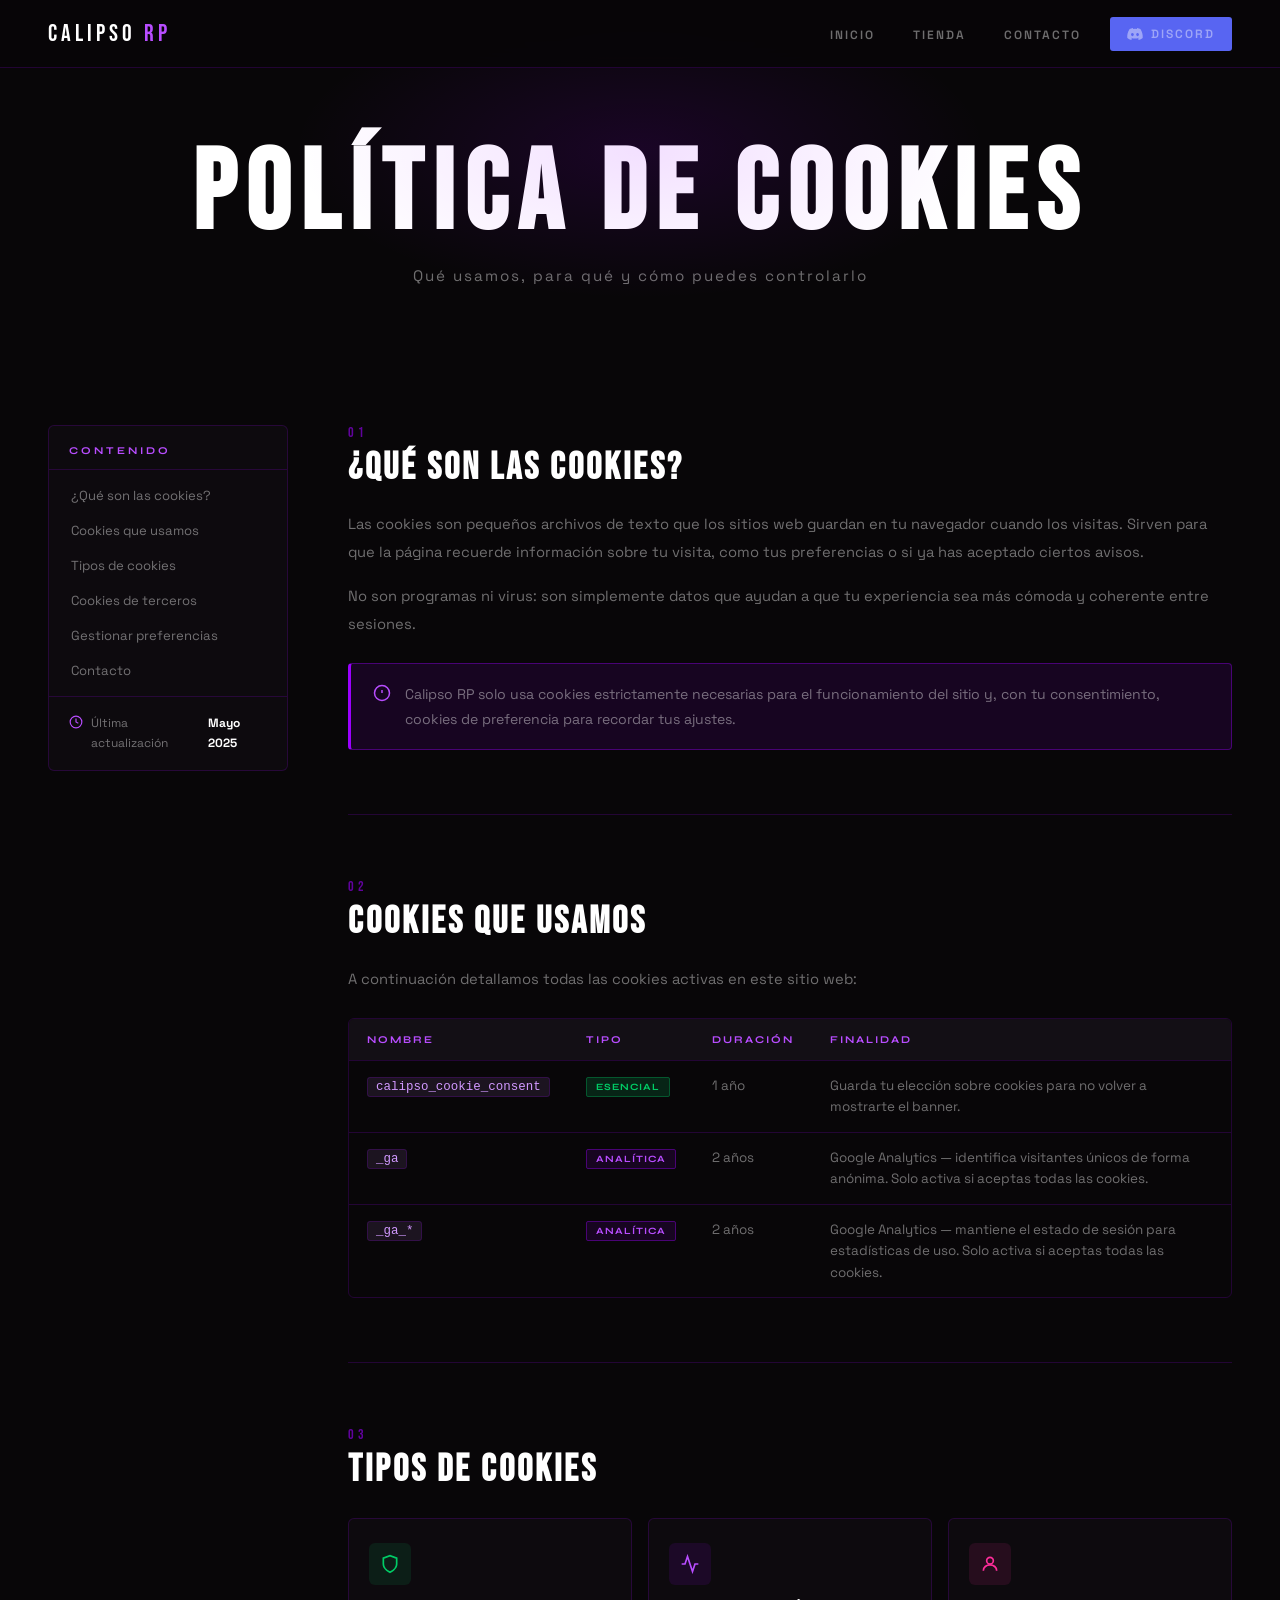
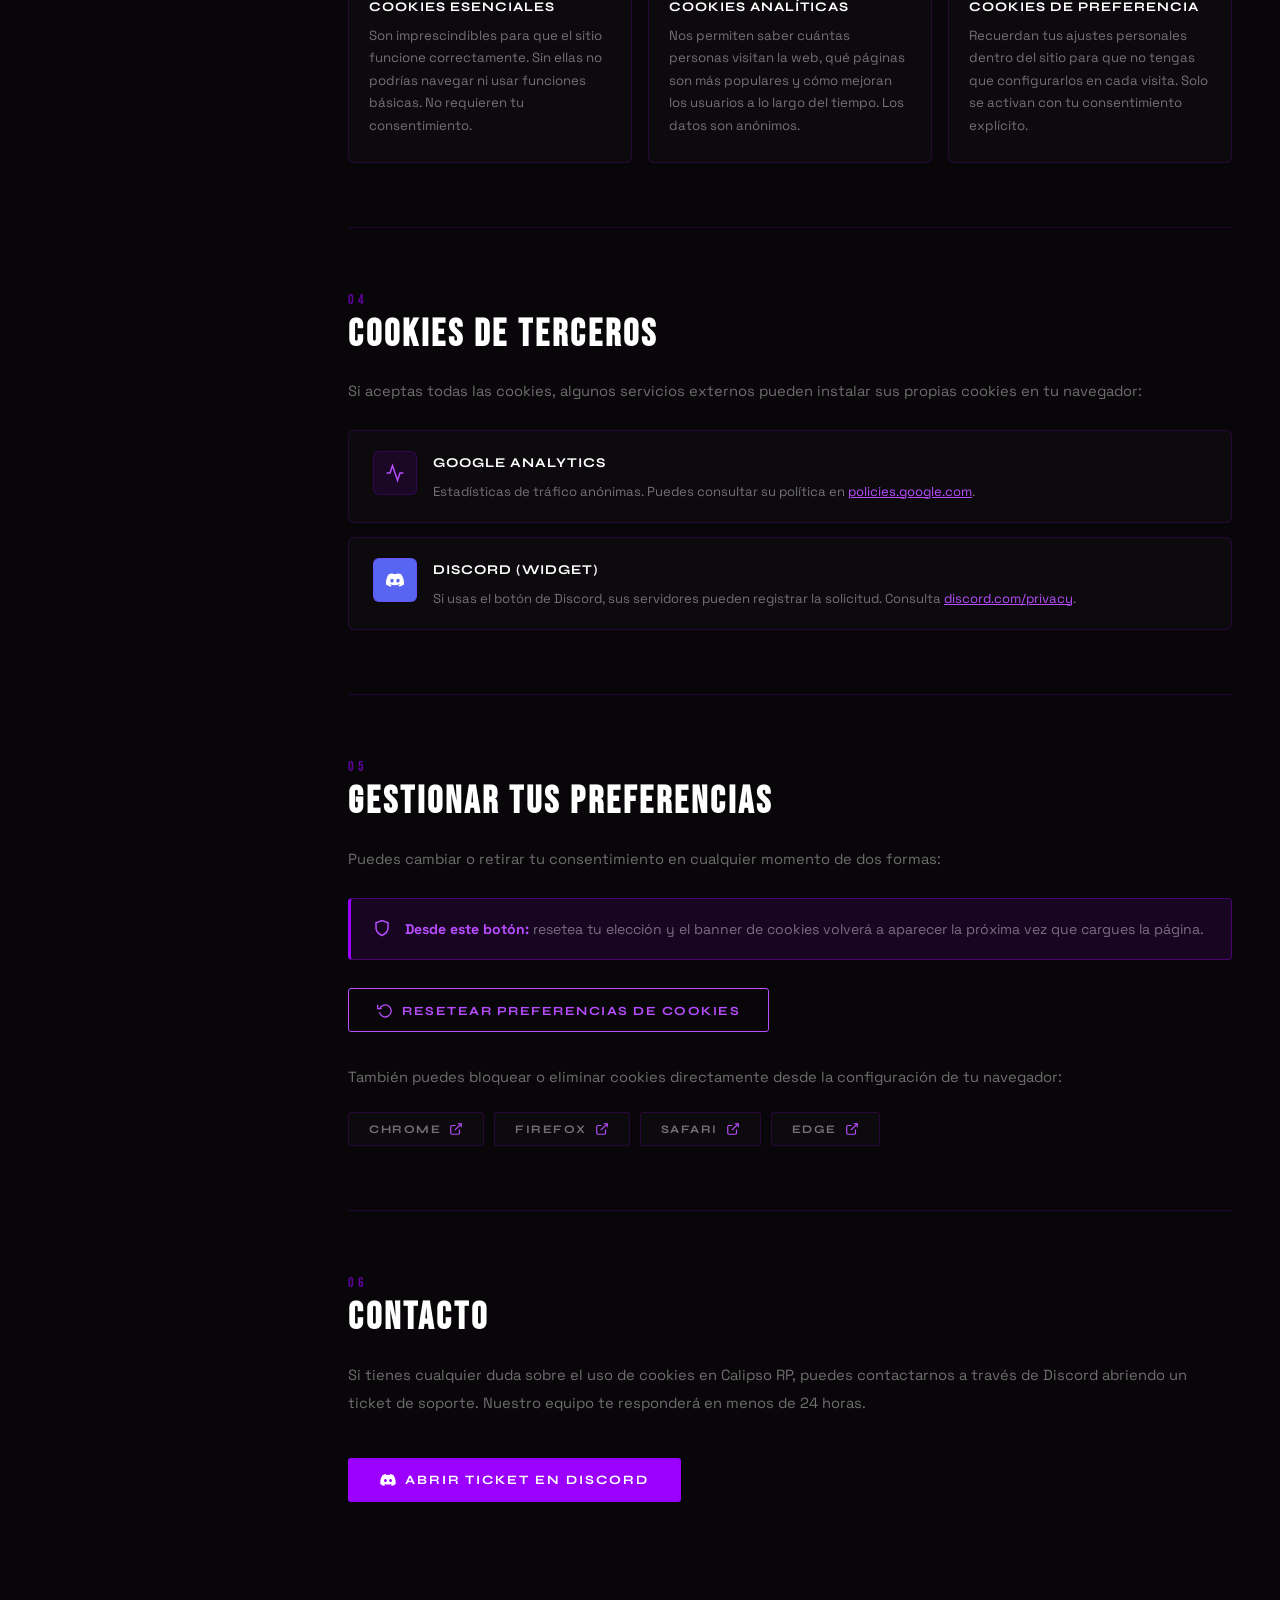
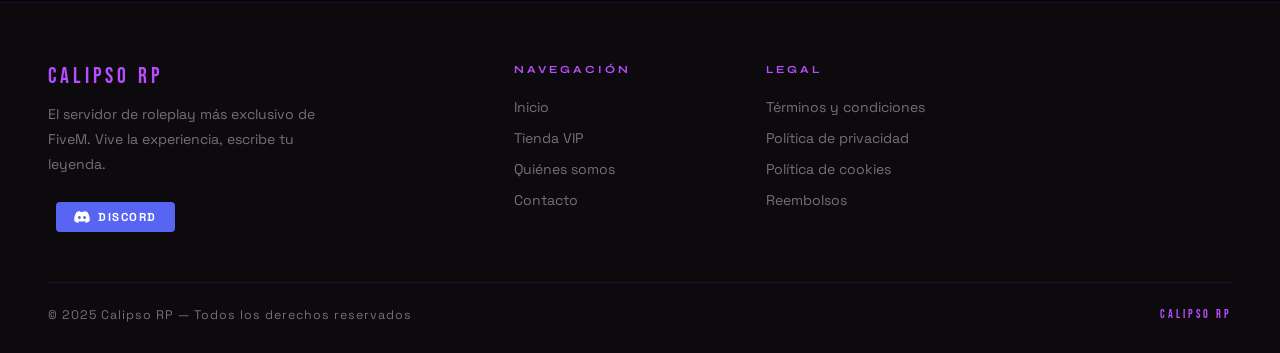
<file: Paginacookies.html>
<!DOCTYPE html>
<html lang="es">
<head>
  <meta charset="UTF-8"/>
  <meta name="viewport" content="width=device-width, initial-scale=1.0"/>
  <title>Política de Cookies — Calipso RP</title>
  <link rel="icon" href="./Imagenes/logorojo1.png"/>
  <link rel="stylesheet" href="./Style.css"/>
</head>
<body>

  <!-- NAV -->
  <nav class="nav" id="nav">
    <a href="./index.html" class="nav-logo">
      <span class="nav-logo-name">CALIPSO <span>RP</span></span>
    </a>
    <ul class="nav-links" id="navLinks">
      <li><a href="./index.html">Inicio</a></li>
      <li><a href="./Articulos.html">Tienda</a></li>
      <li><a href="./Contacto.html">Contacto</a></li>
      <a href="https://discord.gg/zxBqZYBh" target="_blank" class="nav-discord">
        <svg width="16" height="12" viewBox="0 0 71 55" fill="currentColor"><path d="M60.1 4.9A58.5 58.5 0 0 0 45.5.4a40.7 40.7 0 0 0-1.8 3.7 54.1 54.1 0 0 0-16.3 0A39.4 39.4 0 0 0 25.5.4 58.4 58.4 0 0 0 10.9 5C1.6 18.8-1 32.3.3 45.5a59 59 0 0 0 18 9.1 44.4 44.4 0 0 0 3.8-6.2 38.4 38.4 0 0 1-6-2.9l1.4-1.1a42 42 0 0 0 36 0l1.5 1.1a38.3 38.3 0 0 1-6 2.9 44.3 44.3 0 0 0 3.8 6.2 58.8 58.8 0 0 0 18-9.1C72.1 30.2 68 16.8 60.1 4.9ZM23.7 37.3c-3.5 0-6.4-3.2-6.4-7.2s2.8-7.2 6.4-7.2 6.5 3.3 6.4 7.2c0 4-2.8 7.2-6.4 7.2Zm23.6 0c-3.5 0-6.4-3.2-6.4-7.2s2.8-7.2 6.4-7.2 6.5 3.3 6.4 7.2c0 4-2.8 7.2-6.4 7.2Z"/></svg>
        Discord
      </a>
    </ul>
    <button class="hamburger" id="hamburger" onclick="toggleMenu()" aria-label="Menu">
      <span></span><span></span><span></span>
    </button>
  </nav>

  <!-- HERO -->
  <section class="page-hero">
    <h1 class="page-hero-title">POLÍTICA DE COOKIES</h1>
    <p class="page-hero-sub">Qué usamos, para qué y cómo puedes controlarlo</p>
  </section>

  <!-- CONTENIDO PRINCIPAL -->
  <div class="legal-wrap">

    <!-- SIDEBAR -->
    <aside class="legal-sidebar">
      <div class="legal-sidebar-inner">
        <p class="legal-sidebar-title">Contenido</p>
        <nav class="legal-toc">
          <a href="#que-son">¿Qué son las cookies?</a>
          <a href="#cuales-usamos">Cookies que usamos</a>
          <a href="#tipos">Tipos de cookies</a>
          <a href="#terceros">Cookies de terceros</a>
          <a href="#gestion">Gestionar preferencias</a>
          <a href="#contacto">Contacto</a>
        </nav>
        <div class="legal-update">
          <svg width="14" height="14" viewBox="0 0 24 24" fill="none" stroke="currentColor" stroke-width="2"><circle cx="12" cy="12" r="10"/><polyline points="12 6 12 12 16 14"/></svg>
          Última actualización<br/>
          <strong>Mayo 2025</strong>
        </div>
      </div>
    </aside>

    <!-- ARTÍCULO -->
    <article class="legal-content">

      <section class="legal-section reveal" id="que-son">
        <div class="legal-section-tag">01</div>
        <h2 class="legal-section-title">¿Qué son las cookies?</h2>
        <p>Las cookies son pequeños archivos de texto que los sitios web guardan en tu navegador cuando los visitas. Sirven para que la página recuerde información sobre tu visita, como tus preferencias o si ya has aceptado ciertos avisos.</p>
        <p>No son programas ni virus: son simplemente datos que ayudan a que tu experiencia sea más cómoda y coherente entre sesiones.</p>
        <div class="legal-highlight">
          <svg width="18" height="18" viewBox="0 0 24 24" fill="none" stroke="currentColor" stroke-width="2"><circle cx="12" cy="12" r="10"/><line x1="12" y1="8" x2="12" y2="12"/><line x1="12" y1="16" x2="12.01" y2="16"/></svg>
          <span>Calipso RP solo usa cookies estrictamente necesarias para el funcionamiento del sitio y, con tu consentimiento, cookies de preferencia para recordar tus ajustes.</span>
        </div>
      </section>

      <section class="legal-section reveal" id="cuales-usamos">
        <div class="legal-section-tag">02</div>
        <h2 class="legal-section-title">Cookies que usamos</h2>
        <p>A continuación detallamos todas las cookies activas en este sitio web:</p>

        <div class="cookie-table-wrap">
          <table class="cookie-table">
            <thead>
              <tr>
                <th>Nombre</th>
                <th>Tipo</th>
                <th>Duración</th>
                <th>Finalidad</th>
              </tr>
            </thead>
            <tbody>
              <tr>
                <td><code>calipso_cookie_consent</code></td>
                <td><span class="tag-essential">Esencial</span></td>
                <td>1 año</td>
                <td>Guarda tu elección sobre cookies para no volver a mostrarte el banner.</td>
              </tr>
              <tr>
                <td><code>_ga</code></td>
                <td><span class="tag-analytics">Analítica</span></td>
                <td>2 años</td>
                <td>Google Analytics — identifica visitantes únicos de forma anónima. Solo activa si aceptas todas las cookies.</td>
              </tr>
              <tr>
                <td><code>_ga_*</code></td>
                <td><span class="tag-analytics">Analítica</span></td>
                <td>2 años</td>
                <td>Google Analytics — mantiene el estado de sesión para estadísticas de uso. Solo activa si aceptas todas las cookies.</td>
              </tr>
            </tbody>
          </table>
        </div>
      </section>

      <section class="legal-section reveal" id="tipos">
        <div class="legal-section-tag">03</div>
        <h2 class="legal-section-title">Tipos de cookies</h2>

        <div class="legal-cards">
          <div class="legal-card">
            <div class="legal-card-icon" style="background:rgba(0,204,102,0.1);color:#00cc66">
              <svg width="20" height="20" viewBox="0 0 24 24" fill="none" stroke="currentColor" stroke-width="2"><path d="M12 22s8-4 8-10V5l-8-3-8 3v7c0 6 8 10 8 10z"/></svg>
            </div>
            <h3>Cookies esenciales</h3>
            <p>Son imprescindibles para que el sitio funcione correctamente. Sin ellas no podrías navegar ni usar funciones básicas. No requieren tu consentimiento.</p>
          </div>
          <div class="legal-card">
            <div class="legal-card-icon" style="background:rgba(155,0,255,0.1);color:var(--purple-2)">
              <svg width="20" height="20" viewBox="0 0 24 24" fill="none" stroke="currentColor" stroke-width="2"><polyline points="22 12 18 12 15 21 9 3 6 12 2 12"/></svg>
            </div>
            <h3>Cookies analíticas</h3>
            <p>Nos permiten saber cuántas personas visitan la web, qué páginas son más populares y cómo mejoran los usuarios a lo largo del tiempo. Los datos son anónimos.</p>
          </div>
          <div class="legal-card">
            <div class="legal-card-icon" style="background:rgba(255,45,155,0.1);color:var(--pink)">
              <svg width="20" height="20" viewBox="0 0 24 24" fill="none" stroke="currentColor" stroke-width="2"><circle cx="12" cy="8" r="4"/><path d="M4 20c0-4 3.6-7 8-7s8 3 8 7"/></svg>
            </div>
            <h3>Cookies de preferencia</h3>
            <p>Recuerdan tus ajustes personales dentro del sitio para que no tengas que configurarlos en cada visita. Solo se activan con tu consentimiento explícito.</p>
          </div>
        </div>
      </section>

      <section class="legal-section reveal" id="terceros">
        <div class="legal-section-tag">04</div>
        <h2 class="legal-section-title">Cookies de terceros</h2>
        <p>Si aceptas todas las cookies, algunos servicios externos pueden instalar sus propias cookies en tu navegador:</p>

        <div class="third-party-list">
          <div class="third-party-item">
            <div class="third-party-logo">
              <svg width="20" height="20" viewBox="0 0 24 24" fill="none" stroke="currentColor" stroke-width="1.8"><polyline points="22 12 18 12 15 21 9 3 6 12 2 12"/></svg>
            </div>
            <div>
              <p class="third-party-name">Google Analytics</p>
              <p class="third-party-desc">Estadísticas de tráfico anónimas. Puedes consultar su política en <a href="https://policies.google.com/privacy" target="_blank">policies.google.com</a>.</p>
            </div>
          </div>
          <div class="third-party-item">
            <div class="third-party-logo" style="background:#5865F2">
              <svg width="18" height="14" viewBox="0 0 71 55" fill="white"><path d="M60.1 4.9A58.5 58.5 0 0 0 45.5.4a40.7 40.7 0 0 0-1.8 3.7 54.1 54.1 0 0 0-16.3 0A39.4 39.4 0 0 0 25.5.4 58.4 58.4 0 0 0 10.9 5C1.6 18.8-1 32.3.3 45.5a59 59 0 0 0 18 9.1 44.4 44.4 0 0 0 3.8-6.2 38.4 38.4 0 0 1-6-2.9l1.4-1.1a42 42 0 0 0 36 0l1.5 1.1a38.3 38.3 0 0 1-6 2.9 44.3 44.3 0 0 0 3.8 6.2 58.8 58.8 0 0 0 18-9.1C72.1 30.2 68 16.8 60.1 4.9ZM23.7 37.3c-3.5 0-6.4-3.2-6.4-7.2s2.8-7.2 6.4-7.2 6.5 3.3 6.4 7.2c0 4-2.8 7.2-6.4 7.2Zm23.6 0c-3.5 0-6.4-3.2-6.4-7.2s2.8-7.2 6.4-7.2 6.5 3.3 6.4 7.2c0 4-2.8 7.2-6.4 7.2Z"/></svg>
            </div>
            <div>
              <p class="third-party-name">Discord (widget)</p>
              <p class="third-party-desc">Si usas el botón de Discord, sus servidores pueden registrar la solicitud. Consulta <a href="https://discord.com/privacy" target="_blank">discord.com/privacy</a>.</p>
            </div>
          </div>
        </div>
      </section>

      <section class="legal-section reveal" id="gestion">
        <div class="legal-section-tag">05</div>
        <h2 class="legal-section-title">Gestionar tus preferencias</h2>
        <p>Puedes cambiar o retirar tu consentimiento en cualquier momento de dos formas:</p>

        <div class="legal-highlight" style="margin-bottom:20px">
          <svg width="18" height="18" viewBox="0 0 24 24" fill="none" stroke="currentColor" stroke-width="2"><path d="M12 22s8-4 8-10V5l-8-3-8 3v7c0 6 8 10 8 10z"/></svg>
          <span><strong style="color:var(--purple-2)">Desde este botón:</strong> resetea tu elección y el banner de cookies volverá a aparecer la próxima vez que cargues la página.</span>
        </div>

        <button class="btn-reset-cookies" id="resetCookies">
          <svg width="16" height="16" viewBox="0 0 24 24" fill="none" stroke="currentColor" stroke-width="2"><polyline points="1 4 1 10 7 10"/><path d="M3.51 15a9 9 0 1 0 .49-4.95"/></svg>
          Resetear preferencias de cookies
        </button>

        <p style="margin-top:32px">También puedes bloquear o eliminar cookies directamente desde la configuración de tu navegador:</p>

        <div class="browser-list">
          <a href="https://support.google.com/chrome/answer/95647" target="_blank" class="browser-item">
            <span>Chrome</span>
            <svg width="14" height="14" viewBox="0 0 24 24" fill="none" stroke="currentColor" stroke-width="2"><path d="M18 13v6a2 2 0 0 1-2 2H5a2 2 0 0 1-2-2V8a2 2 0 0 1 2-2h6"/><polyline points="15 3 21 3 21 9"/><line x1="10" y1="14" x2="21" y2="3"/></svg>
          </a>
          <a href="https://support.mozilla.org/es/kb/habilitar-y-deshabilitar-cookies-sitios-web-rastrear-preferencias" target="_blank" class="browser-item">
            <span>Firefox</span>
            <svg width="14" height="14" viewBox="0 0 24 24" fill="none" stroke="currentColor" stroke-width="2"><path d="M18 13v6a2 2 0 0 1-2 2H5a2 2 0 0 1-2-2V8a2 2 0 0 1 2-2h6"/><polyline points="15 3 21 3 21 9"/><line x1="10" y1="14" x2="21" y2="3"/></svg>
          </a>
          <a href="https://support.apple.com/es-es/guide/safari/sfri11471/mac" target="_blank" class="browser-item">
            <span>Safari</span>
            <svg width="14" height="14" viewBox="0 0 24 24" fill="none" stroke="currentColor" stroke-width="2"><path d="M18 13v6a2 2 0 0 1-2 2H5a2 2 0 0 1-2-2V8a2 2 0 0 1 2-2h6"/><polyline points="15 3 21 3 21 9"/><line x1="10" y1="14" x2="21" y2="3"/></svg>
          </a>
          <a href="https://support.microsoft.com/es-es/microsoft-edge/eliminar-las-cookies-en-microsoft-edge-63947406-40ac-c3b8-57b9-2a946a29ae09" target="_blank" class="browser-item">
            <span>Edge</span>
            <svg width="14" height="14" viewBox="0 0 24 24" fill="none" stroke="currentColor" stroke-width="2"><path d="M18 13v6a2 2 0 0 1-2 2H5a2 2 0 0 1-2-2V8a2 2 0 0 1 2-2h6"/><polyline points="15 3 21 3 21 9"/><line x1="10" y1="14" x2="21" y2="3"/></svg>
          </a>
        </div>
      </section>

      <section class="legal-section reveal" id="contacto">
        <div class="legal-section-tag">06</div>
        <h2 class="legal-section-title">Contacto</h2>
        <p>Si tienes cualquier duda sobre el uso de cookies en Calipso RP, puedes contactarnos a través de Discord abriendo un ticket de soporte. Nuestro equipo te responderá en menos de 24 horas.</p>
        <a href="https://discord.gg/zxBqZYBh" target="_blank" class="btn-main" style="margin-top:24px;display:inline-flex">
          <svg width="16" height="12" viewBox="0 0 71 55" fill="currentColor"><path d="M60.1 4.9A58.5 58.5 0 0 0 45.5.4a40.7 40.7 0 0 0-1.8 3.7 54.1 54.1 0 0 0-16.3 0A39.4 39.4 0 0 0 25.5.4 58.4 58.4 0 0 0 10.9 5C1.6 18.8-1 32.3.3 45.5a59 59 0 0 0 18 9.1 44.4 44.4 0 0 0 3.8-6.2 38.4 38.4 0 0 1-6-2.9l1.4-1.1a42 42 0 0 0 36 0l1.5 1.1a38.3 38.3 0 0 1-6 2.9 44.3 44.3 0 0 0 3.8 6.2 58.8 58.8 0 0 0 18-9.1C72.1 30.2 68 16.8 60.1 4.9ZM23.7 37.3c-3.5 0-6.4-3.2-6.4-7.2s2.8-7.2 6.4-7.2 6.5 3.3 6.4 7.2c0 4-2.8 7.2-6.4 7.2Zm23.6 0c-3.5 0-6.4-3.2-6.4-7.2s2.8-7.2 6.4-7.2 6.5 3.3 6.4 7.2c0 4-2.8 7.2-6.4 7.2Z"/></svg>
          Abrir ticket en Discord
        </a>
      </section>

    </article>
  </div>

  <!-- FOOTER -->
  <footer>
    <div class="footer-grid">
      <div>
        <span class="footer-brand">CALIPSO RP</span>
        <p class="footer-about">El servidor de roleplay más exclusivo de FiveM. Vive la experiencia, escribe tu leyenda.</p>
        <a href="https://discord.gg/zxBqZYBh" target="_blank" class="nav-discord" style="display:inline-flex">
          <svg width="16" height="12" viewBox="0 0 71 55" fill="currentColor"><path d="M60.1 4.9A58.5 58.5 0 0 0 45.5.4a40.7 40.7 0 0 0-1.8 3.7 54.1 54.1 0 0 0-16.3 0A39.4 39.4 0 0 0 25.5.4 58.4 58.4 0 0 0 10.9 5C1.6 18.8-1 32.3.3 45.5a59 59 0 0 0 18 9.1 44.4 44.4 0 0 0 3.8-6.2 38.4 38.4 0 0 1-6-2.9l1.4-1.1a42 42 0 0 0 36 0l1.5 1.1a38.3 38.3 0 0 1-6 2.9 44.3 44.3 0 0 0 3.8 6.2 58.8 58.8 0 0 0 18-9.1C72.1 30.2 68 16.8 60.1 4.9ZM23.7 37.3c-3.5 0-6.4-3.2-6.4-7.2s2.8-7.2 6.4-7.2 6.5 3.3 6.4 7.2c0 4-2.8 7.2-6.4 7.2Zm23.6 0c-3.5 0-6.4-3.2-6.4-7.2s2.8-7.2 6.4-7.2 6.5 3.3 6.4 7.2c0 4-2.8 7.2-6.4 7.2Z"/></svg>
          Discord
        </a>
      </div>
      <div>
        <p class="footer-col-title">Navegación</p>
        <ul class="footer-links">
          <li><a href="./index.html">Inicio</a></li>
          <li><a href="Articulos.html">Tienda VIP</a></li>
          <li><a href="inicio.html#features">Quiénes somos</a></li>
          <li><a href="Contacto.html">Contacto</a></li>
        </ul>
      </div>
      <div>
        <p class="footer-col-title">Legal</p>
        <ul class="footer-links">
          <li><a href="#">Términos y condiciones</a></li>
        <li><a href="./Privacidad.html">Política de privacidad</a></li>
        <li><a href="./Paginacookies.html">Política de cookies</a></li>
          <li><a href="#">Reembolsos</a></li>
        </ul>
      </div>
    </div>
    <div class="footer-bottom">
      <span>© 2025 Calipso RP — Todos los derechos reservados</span>
      <span class="tag">CALIPSO RP</span>
    </div>
  </footer>

  <script src="main.js"></script>

</body>
</html>
</file>
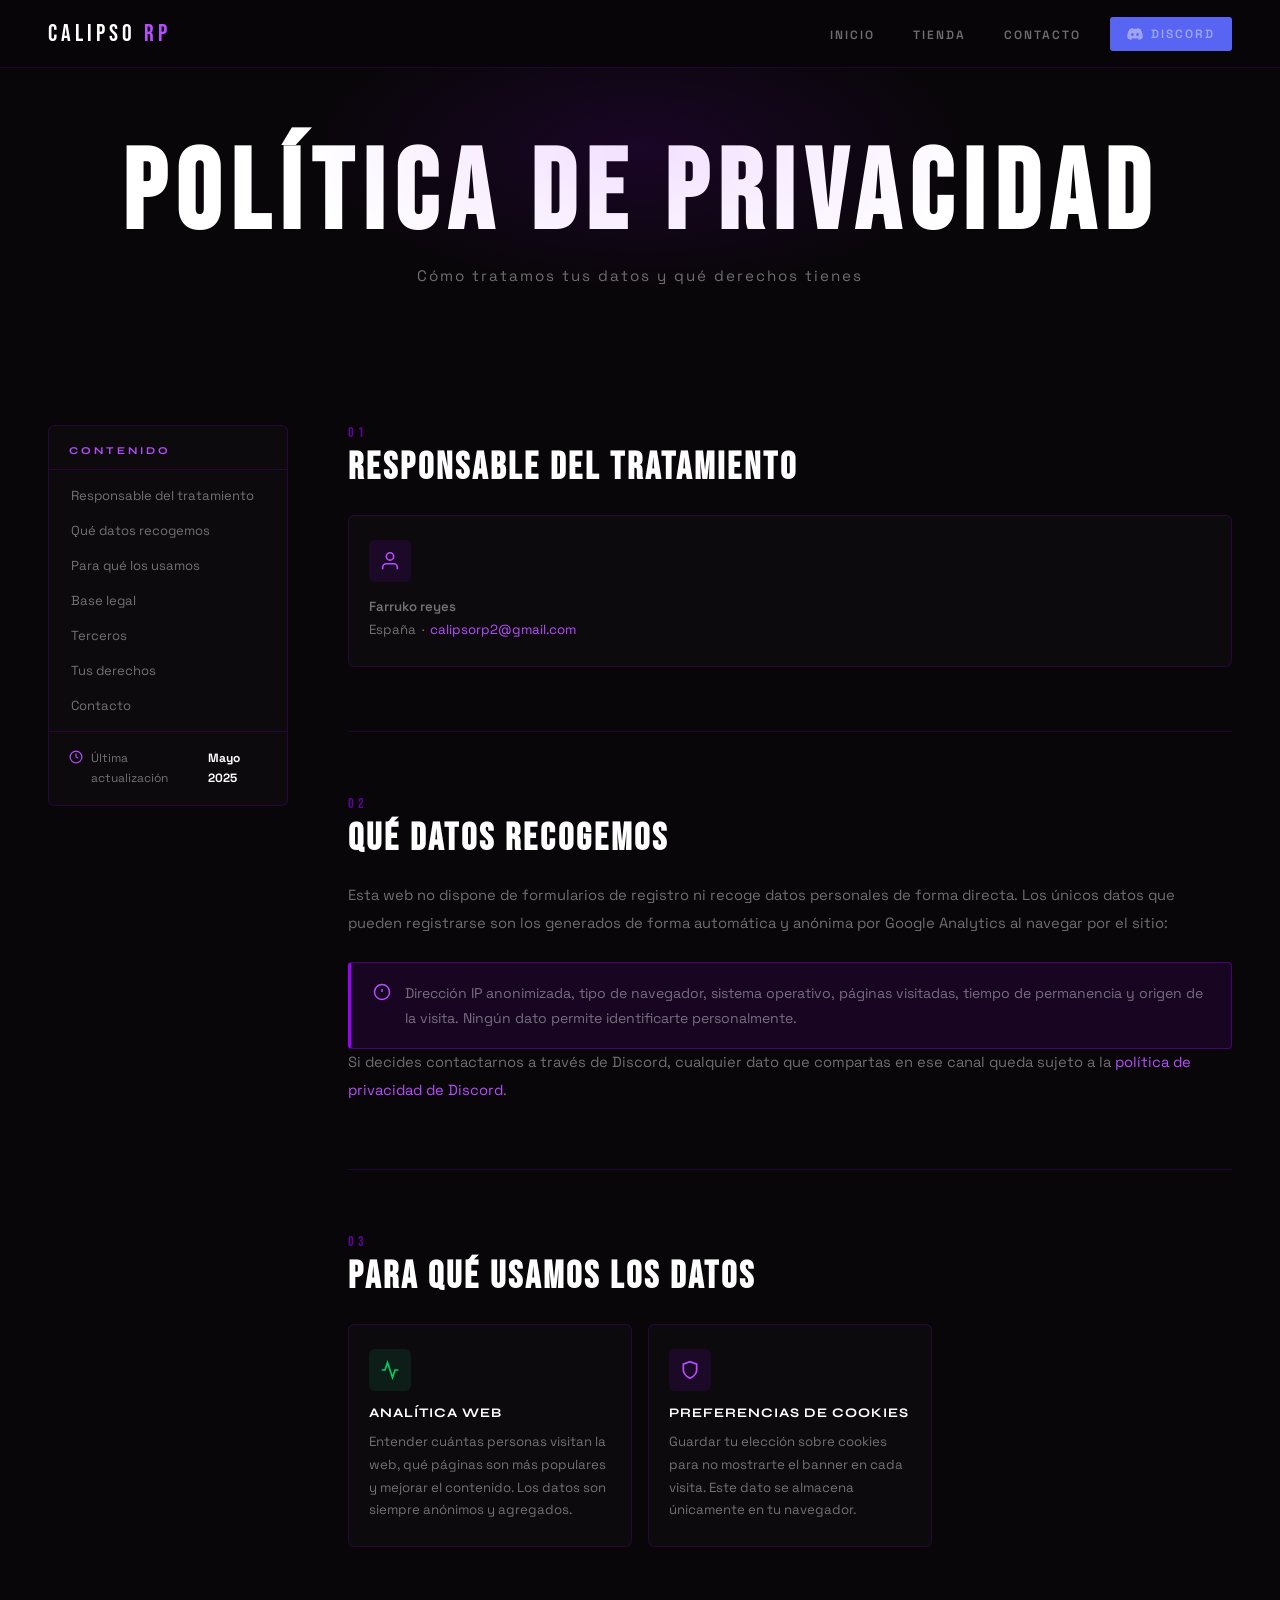
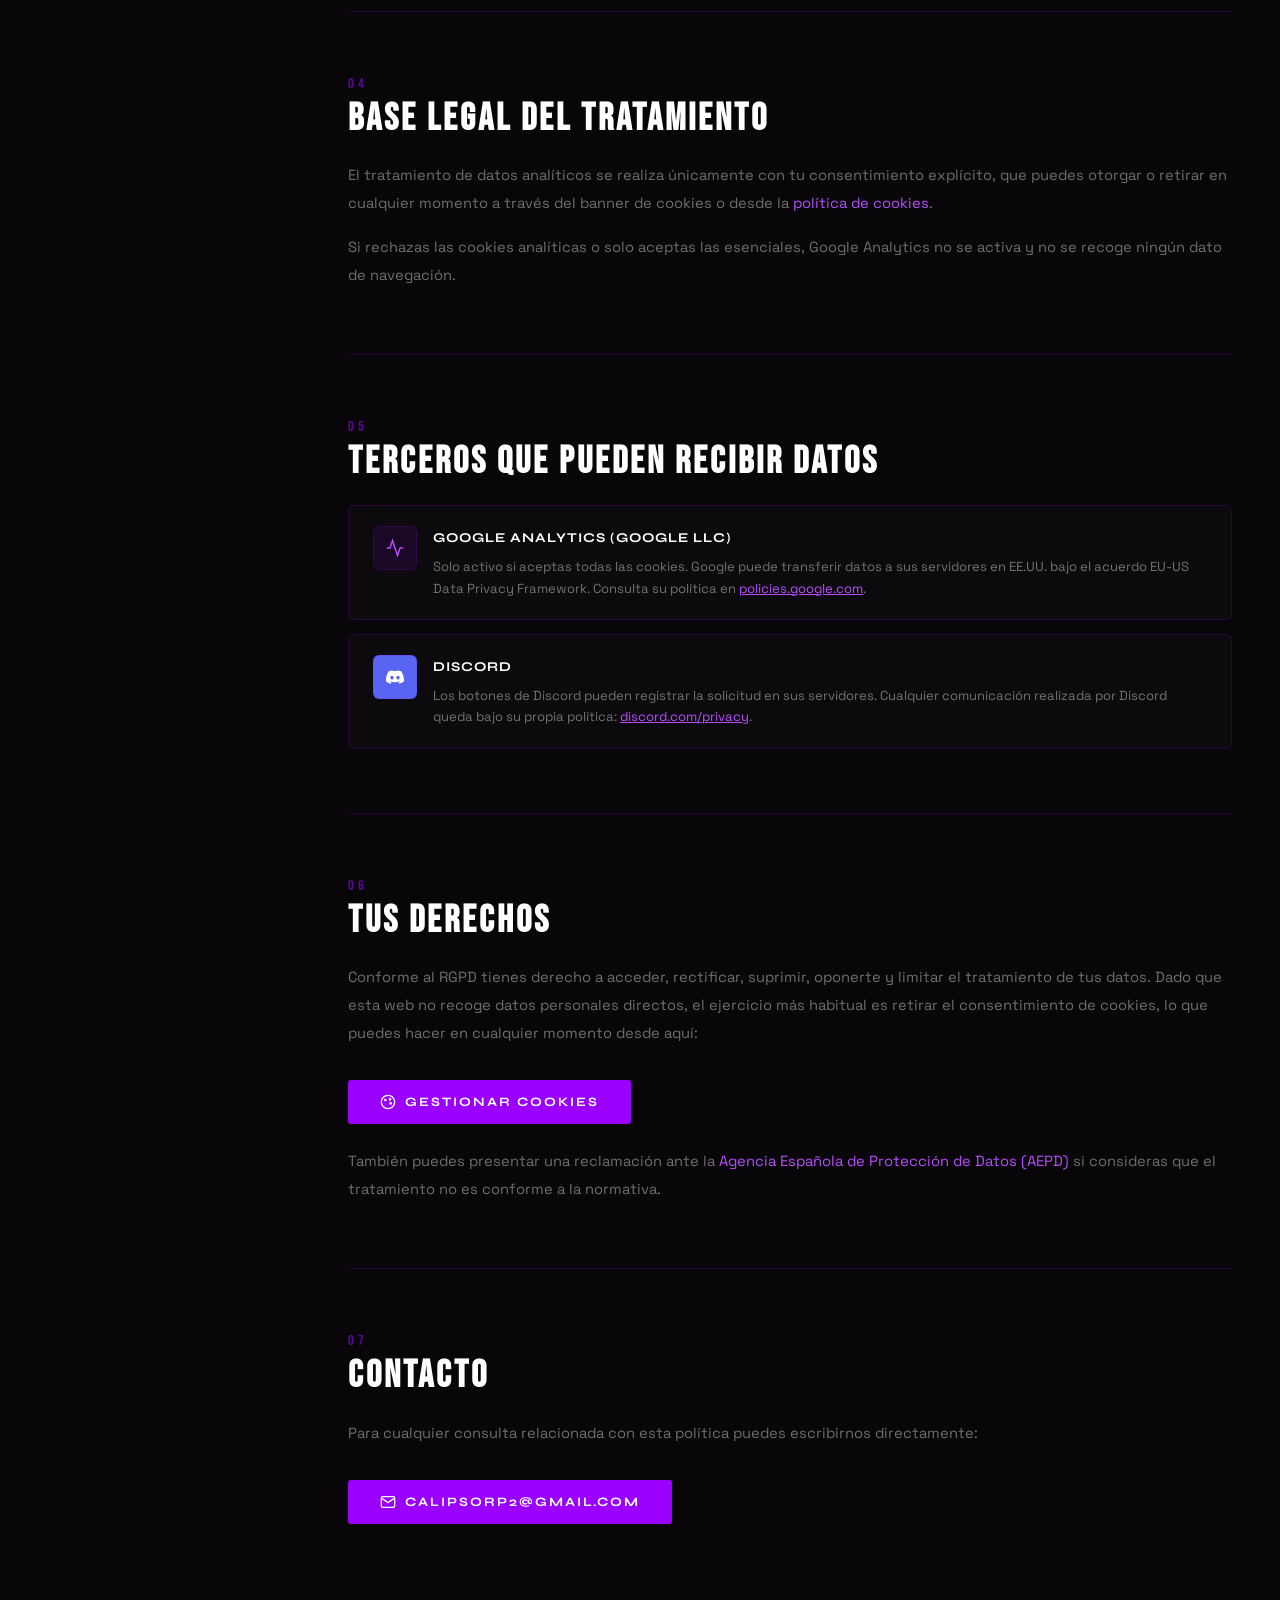
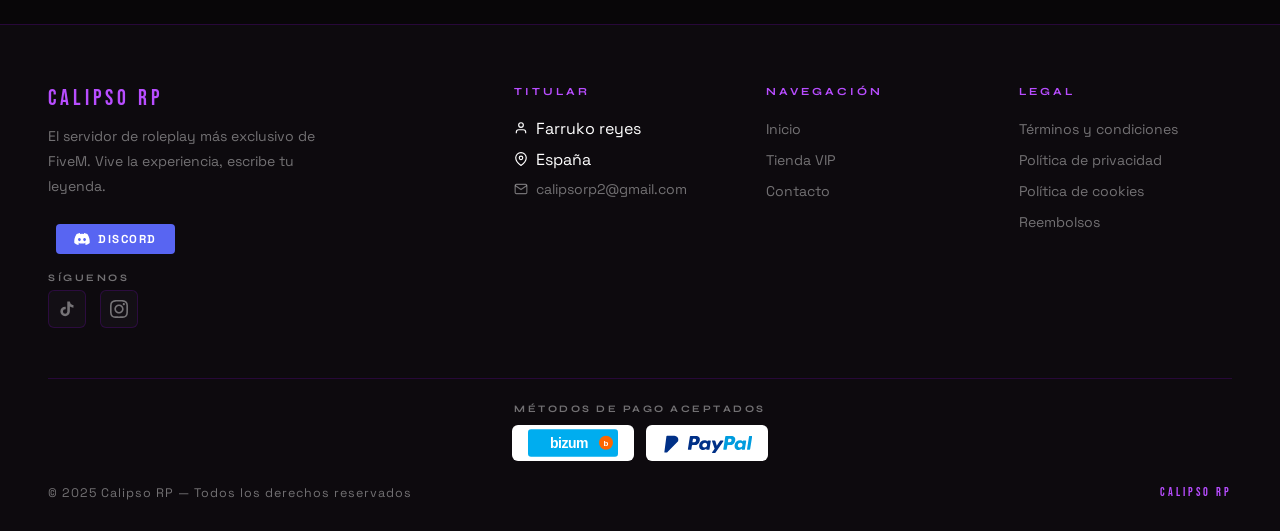
<file: Privacidad.html>
<!DOCTYPE html>
<html lang="es">
<head>
  <meta charset="UTF-8"/>
  <meta name="viewport" content="width=device-width, initial-scale=1.0"/>
  <title>Política de Privacidad — Calipso RP</title>
  <link rel="icon" href="./Imagenes/logorojo1.png"/>
  <link rel="stylesheet" href="./Style.css"/>
</head>
<body>

  <nav class="nav" id="nav">
    <a href="./index.html" class="nav-logo">
      <span class="nav-logo-name">CALIPSO <span>RP</span></span>
    </a>
    <ul class="nav-links" id="navLinks">
      <li><a href="./index.html">Inicio</a></li>
      <li><a href="./Articulos.html">Tienda</a></li>
      <li><a href="./Contacto.html">Contacto</a></li>
      <a href="https://discord.gg/zxBqZYBh" target="_blank" class="nav-discord">
        <svg width="16" height="12" viewBox="0 0 71 55" fill="currentColor"><path d="M60.1 4.9A58.5 58.5 0 0 0 45.5.4a40.7 40.7 0 0 0-1.8 3.7 54.1 54.1 0 0 0-16.3 0A39.4 39.4 0 0 0 25.5.4 58.4 58.4 0 0 0 10.9 5C1.6 18.8-1 32.3.3 45.5a59 59 0 0 0 18 9.1 44.4 44.4 0 0 0 3.8-6.2 38.4 38.4 0 0 1-6-2.9l1.4-1.1a42 42 0 0 0 36 0l1.5 1.1a38.3 38.3 0 0 1-6 2.9 44.3 44.3 0 0 0 3.8 6.2 58.8 58.8 0 0 0 18-9.1C72.1 30.2 68 16.8 60.1 4.9ZM23.7 37.3c-3.5 0-6.4-3.2-6.4-7.2s2.8-7.2 6.4-7.2 6.5 3.3 6.4 7.2c0 4-2.8 7.2-6.4 7.2Zm23.6 0c-3.5 0-6.4-3.2-6.4-7.2s2.8-7.2 6.4-7.2 6.5 3.3 6.4 7.2c0 4-2.8 7.2-6.4 7.2Z"/></svg>
        Discord
      </a>
    </ul>
    <button class="hamburger" id="hamburger" onclick="toggleMenu()" aria-label="Menu">
      <span></span><span></span><span></span>
    </button>
  </nav>

  <section class="page-hero">
    <h1 class="page-hero-title">POLÍTICA DE PRIVACIDAD</h1>
    <p class="page-hero-sub">Cómo tratamos tus datos y qué derechos tienes</p>
  </section>

  <div class="legal-wrap">

    <aside class="legal-sidebar">
      <div class="legal-sidebar-inner">
        <p class="legal-sidebar-title">Contenido</p>
        <nav class="legal-toc">
          <a href="#responsable">Responsable del tratamiento</a>
          <a href="#datos">Qué datos recogemos</a>
          <a href="#finalidad">Para qué los usamos</a>
          <a href="#base">Base legal</a>
          <a href="#terceros">Terceros</a>
          <a href="#derechos">Tus derechos</a>
          <a href="#contacto">Contacto</a>
        </nav>
        <div class="legal-update">
          <svg width="14" height="14" viewBox="0 0 24 24" fill="none" stroke="currentColor" stroke-width="2">
            <circle cx="12" cy="12" r="10"/><polyline points="12 6 12 12 16 14"/>
          </svg>
          Última actualización<br/>
          <strong>Mayo 2025</strong>
        </div>
      </div>
    </aside>

    <article class="legal-content">

      <section class="legal-section reveal" id="responsable">
        <div class="legal-section-tag">01</div>
        <h2 class="legal-section-title">Responsable del tratamiento</h2>
        <div class="legal-cards" style="grid-template-columns:1fr">
          <div class="legal-card" style="flex-direction:row;align-items:center;gap:20px">
            <div class="legal-card-icon" style="background:rgba(155,0,255,0.1);color:var(--purple-2);flex-shrink:0">
              <svg width="22" height="22" viewBox="0 0 24 24" fill="none" stroke="currentColor" stroke-width="1.8">
                <path d="M20 21v-2a4 4 0 0 0-4-4H8a4 4 0 0 0-4 4v2"/>
                <circle cx="12" cy="7" r="4"/>
              </svg>
            </div>
            <div>
              <p style="margin:0 0 4px;font-weight:600;color:var(--white)">Farruko reyes</p>
              <p style="margin:0;font-size:.85rem;color:var(--gray)">España &nbsp;·&nbsp;
                <a href="mailto:calipsorp2@gmail.com" style="color:var(--purple-2)">calipsorp2@gmail.com</a>
              </p>
            </div>
          </div>
        </div>
      </section>

      <section class="legal-section reveal" id="datos">
        <div class="legal-section-tag">02</div>
        <h2 class="legal-section-title">Qué datos recogemos</h2>
        <p>Esta web no dispone de formularios de registro ni recoge datos personales de forma directa. Los únicos datos que pueden registrarse son los generados de forma automática y anónima por Google Analytics al navegar por el sitio:</p>
        <div class="legal-highlight">
          <svg width="18" height="18" viewBox="0 0 24 24" fill="none" stroke="currentColor" stroke-width="2">
            <circle cx="12" cy="12" r="10"/>
            <line x1="12" y1="8" x2="12" y2="12"/>
            <line x1="12" y1="16" x2="12.01" y2="16"/>
          </svg>
          <span>Dirección IP anonimizada, tipo de navegador, sistema operativo, páginas visitadas, tiempo de permanencia y origen de la visita. Ningún dato permite identificarte personalmente.</span>
        </div>
        <p>Si decides contactarnos a través de Discord, cualquier dato que compartas en ese canal queda sujeto a la <a href="https://discord.com/privacy" target="_blank" style="color:var(--purple-2)">política de privacidad de Discord</a>.</p>
      </section>

      <section class="legal-section reveal" id="finalidad">
        <div class="legal-section-tag">03</div>
        <h2 class="legal-section-title">Para qué usamos los datos</h2>
        <div class="legal-cards">
          <div class="legal-card">
            <div class="legal-card-icon" style="background:rgba(0,204,102,0.1);color:#00cc66">
              <svg width="20" height="20" viewBox="0 0 24 24" fill="none" stroke="currentColor" stroke-width="2">
                <polyline points="22 12 18 12 15 21 9 3 6 12 2 12"/>
              </svg>
            </div>
            <h3>Analítica web</h3>
            <p>Entender cuántas personas visitan la web, qué páginas son más populares y mejorar el contenido. Los datos son siempre anónimos y agregados.</p>
          </div>
          <div class="legal-card">
            <div class="legal-card-icon" style="background:rgba(155,0,255,0.1);color:var(--purple-2)">
              <svg width="20" height="20" viewBox="0 0 24 24" fill="none" stroke="currentColor" stroke-width="2">
                <path d="M12 22s8-4 8-10V5l-8-3-8 3v7c0 6 8 10 8 10z"/>
              </svg>
            </div>
            <h3>Preferencias de cookies</h3>
            <p>Guardar tu elección sobre cookies para no mostrarte el banner en cada visita. Este dato se almacena únicamente en tu navegador.</p>
          </div>
        </div>
      </section>

      <section class="legal-section reveal" id="base">
        <div class="legal-section-tag">04</div>
        <h2 class="legal-section-title">Base legal del tratamiento</h2>
        <p>El tratamiento de datos analíticos se realiza únicamente con tu consentimiento explícito, que puedes otorgar o retirar en cualquier momento a través del banner de cookies o desde la <a href="./Paginacookies.html" style="color:var(--purple-2)">política de cookies</a>.</p>
        <p>Si rechazas las cookies analíticas o solo aceptas las esenciales, Google Analytics no se activa y no se recoge ningún dato de navegación.</p>
      </section>

      <section class="legal-section reveal" id="terceros">
        <div class="legal-section-tag">05</div>
        <h2 class="legal-section-title">Terceros que pueden recibir datos</h2>
        <div class="third-party-list">
          <div class="third-party-item">
            <div class="third-party-logo">
              <svg width="20" height="20" viewBox="0 0 24 24" fill="none" stroke="currentColor" stroke-width="1.8">
                <polyline points="22 12 18 12 15 21 9 3 6 12 2 12"/>
              </svg>
            </div>
            <div>
              <p class="third-party-name">Google Analytics (Google LLC)</p>
              <p class="third-party-desc">Solo activo si aceptas todas las cookies. Google puede transferir datos a sus servidores en EE.UU. bajo el acuerdo EU-US Data Privacy Framework. Consulta su política en <a href="https://policies.google.com/privacy" target="_blank" style="color:var(--purple-2)">policies.google.com</a>.</p>
            </div>
          </div>
          <div class="third-party-item">
            <div class="third-party-logo" style="background:#5865F2">
              <svg width="18" height="14" viewBox="0 0 71 55" fill="white"><path d="M60.1 4.9A58.5 58.5 0 0 0 45.5.4a40.7 40.7 0 0 0-1.8 3.7 54.1 54.1 0 0 0-16.3 0A39.4 39.4 0 0 0 25.5.4 58.4 58.4 0 0 0 10.9 5C1.6 18.8-1 32.3.3 45.5a59 59 0 0 0 18 9.1 44.4 44.4 0 0 0 3.8-6.2 38.4 38.4 0 0 1-6-2.9l1.4-1.1a42 42 0 0 0 36 0l1.5 1.1a38.3 38.3 0 0 1-6 2.9 44.3 44.3 0 0 0 3.8 6.2 58.8 58.8 0 0 0 18-9.1C72.1 30.2 68 16.8 60.1 4.9ZM23.7 37.3c-3.5 0-6.4-3.2-6.4-7.2s2.8-7.2 6.4-7.2 6.5 3.3 6.4 7.2c0 4-2.8 7.2-6.4 7.2Zm23.6 0c-3.5 0-6.4-3.2-6.4-7.2s2.8-7.2 6.4-7.2 6.5 3.3 6.4 7.2c0 4-2.8 7.2-6.4 7.2Z"/></svg>
            </div>
            <div>
              <p class="third-party-name">Discord</p>
              <p class="third-party-desc">Los botones de Discord pueden registrar la solicitud en sus servidores. Cualquier comunicación realizada por Discord queda bajo su propia política: <a href="https://discord.com/privacy" target="_blank" style="color:var(--purple-2)">discord.com/privacy</a>.</p>
            </div>
          </div>
        </div>
      </section>

      <section class="legal-section reveal" id="derechos">
        <div class="legal-section-tag">06</div>
        <h2 class="legal-section-title">Tus derechos</h2>
        <p>Conforme al RGPD tienes derecho a acceder, rectificar, suprimir, oponerte y limitar el tratamiento de tus datos. Dado que esta web no recoge datos personales directos, el ejercicio más habitual es retirar el consentimiento de cookies, lo que puedes hacer en cualquier momento desde aquí:</p>
        <a href="./Paginacookies.html" class="btn-main" style="display:inline-flex;margin-top:16px">
          <svg width="16" height="16" viewBox="0 0 24 24" fill="none" stroke="currentColor" stroke-width="2">
            <circle cx="12" cy="12" r="10"/>
            <circle cx="8" cy="9" r="1" fill="currentColor"/>
            <circle cx="15" cy="8" r="1" fill="currentColor"/>
            <circle cx="16" cy="14" r="1" fill="currentColor"/>
          </svg>
          Gestionar cookies
        </a>
        <p style="margin-top:24px">También puedes presentar una reclamación ante la <a href="https://www.aepd.es" target="_blank" style="color:var(--purple-2)">Agencia Española de Protección de Datos (AEPD)</a> si consideras que el tratamiento no es conforme a la normativa.</p>
      </section>

      <section class="legal-section reveal" id="contacto">
        <div class="legal-section-tag">07</div>
        <h2 class="legal-section-title">Contacto</h2>
        <p>Para cualquier consulta relacionada con esta política puedes escribirnos directamente:</p>
        <a href="mailto:calipsorp2@gmail.com" class="btn-main" style="display:inline-flex;margin-top:16px">
          <svg width="16" height="16" viewBox="0 0 24 24" fill="none" stroke="currentColor" stroke-width="2">
            <path d="M4 4h16c1.1 0 2 .9 2 2v12c0 1.1-.9 2-2 2H4c-1.1 0-2-.9-2-2V6c0-1.1.9-2 2-2z"/>
            <polyline points="22,6 12,13 2,6"/>
          </svg>
          calipsorp2@gmail.com
        </a>
      </section>

    </article>
  </div>

<!-- FOOTER -->
<footer>
  <div class="footer-grid">
    <div>
      <span class="footer-brand">CALIPSO RP</span>
      <p class="footer-about">El servidor de roleplay más exclusivo de FiveM. Vive la experiencia, escribe tu leyenda.</p>
      <a href="https://discord.gg/zxBqZYBh" target="_blank" class="nav-discord" style="display:inline-flex">
        <svg width="16" height="12" viewBox="0 0 71 55" fill="currentColor">
          <path d="M60.1 4.9A58.5 58.5 0 0 0 45.5.4a40.7 40.7 0 0 0-1.8 3.7 54.1 54.1 0 0 0-16.3 0A39.4 39.4 0 0 0 25.5.4 58.4 58.4 0 0 0 10.9 5C1.6 18.8-1 32.3.3 45.5a59 59 0 0 0 18 9.1 44.4 44.4 0 0 0 3.8-6.2 38.4 38.4 0 0 1-6-2.9l1.4-1.1a42 42 0 0 0 36 0l1.5 1.1a38.3 38.3 0 0 1-6 2.9 44.3 44.3 0 0 0 3.8 6.2 58.8 58.8 0 0 0 18-9.1C72.1 30.2 68 16.8 60.1 4.9ZM23.7 37.3c-3.5 0-6.4-3.2-6.4-7.2s2.8-7.2 6.4-7.2 6.5 3.3 6.4 7.2c0 4-2.8 7.2-6.4 7.2Zm23.6 0c-3.5 0-6.4-3.2-6.4-7.2s2.8-7.2 6.4-7.2 6.5 3.3 6.4 7.2c0 4-2.8 7.2-6.4 7.2Z"/>
        </svg>
        Discord
      </a>

      <!-- REDES SOCIALES -->
      <span class="footer-social-label" style="margin-top:18px;">Síguenos</span>
      <div class="footer-social">
        <!-- TikTok -->
        <a href="www.tiktok.com/@calipsorp" target="_blank" class="footer-social-link" aria-label="TikTok">
          <svg width="18" height="18" viewBox="0 0 24 24" fill="currentColor">
            <path d="M19.59 6.69a4.83 4.83 0 0 1-3.77-4.25V2h-3.45v13.67a2.89 2.89 0 0 1-2.88 2.5 2.89 2.89 0 0 1-2.89-2.89 2.89 2.89 0 0 1 2.89-2.89c.28 0 .54.04.79.1V9.01a6.33 6.33 0 0 0-.79-.05 6.34 6.34 0 0 0-6.34 6.34 6.34 6.34 0 0 0 6.34 6.34 6.34 6.34 0 0 0 6.33-6.34V8.69a8.16 8.16 0 0 0 4.77 1.52V6.75a4.85 4.85 0 0 1-1-.06z"/>
          </svg>
        </a>
        <!-- Instagram -->
        <a href="#" target="_blank" class="footer-social-link" aria-label="Instagram">
          <svg width="18" height="18" viewBox="0 0 24 24" fill="currentColor">
            <path d="M12 2.163c3.204 0 3.584.012 4.85.07 3.252.148 4.771 1.691 4.919 4.919.058 1.265.069 1.645.069 4.849 0 3.205-.012 3.584-.069 4.849-.149 3.225-1.664 4.771-4.919 4.919-1.266.058-1.644.07-4.85.07-3.204 0-3.584-.012-4.849-.07-3.26-.149-4.771-1.699-4.919-4.92-.058-1.265-.07-1.644-.07-4.849 0-3.204.013-3.583.07-4.849.149-3.227 1.664-4.771 4.919-4.919 1.266-.057 1.645-.069 4.849-.069zm0-2.163c-3.259 0-3.667.014-4.947.072-4.358.2-6.78 2.618-6.98 6.98-.059 1.281-.073 1.689-.073 4.948 0 3.259.014 3.668.072 4.948.2 4.358 2.618 6.78 6.98 6.98 1.281.058 1.689.072 4.948.072 3.259 0 3.668-.014 4.948-.072 4.354-.2 6.782-2.618 6.979-6.98.059-1.28.073-1.689.073-4.948 0-3.259-.014-3.667-.072-4.947-.196-4.354-2.617-6.78-6.979-6.98-1.281-.059-1.69-.073-4.949-.073zm0 5.838c-3.403 0-6.162 2.759-6.162 6.162s2.759 6.163 6.162 6.163 6.162-2.759 6.162-6.163c0-3.403-2.759-6.162-6.162-6.162zm0 10.162c-2.209 0-4-1.79-4-4 0-2.209 1.791-4 4-4s4 1.791 4 4c0 2.21-1.791 4-4 4zm6.406-11.845c-.796 0-1.441.645-1.441 1.44s.645 1.44 1.441 1.44c.795 0 1.439-.645 1.439-1.44s-.644-1.44-1.439-1.44z"/>
          </svg>
        </a>
      </div>
    </div>

    <div>
  <p class="footer-col-title">Titular</p>
  <ul class="footer-links">
    <li style="display:flex;align-items:center;gap:8px;color:var(--gray)">
      <svg width="14" height="14" viewBox="0 0 24 24" fill="none" stroke="currentColor" stroke-width="2">
        <path d="M20 21v-2a4 4 0 0 0-4-4H8a4 4 0 0 0-4 4v2"/>
        <circle cx="12" cy="7" r="4"/>
      </svg>
      Farruko reyes
    </li>
    <li style="display:flex;align-items:center;gap:8px;color:var(--gray)">
      <svg width="14" height="14" viewBox="0 0 24 24" fill="none" stroke="currentColor" stroke-width="2">
        <path d="M21 10c0 7-9 13-9 13s-9-6-9-13a9 9 0 0 1 18 0z"/>
        <circle cx="12" cy="10" r="3"/>
      </svg>
      España
    </li>
    <li>
      <a href="mailto:calipsorp2@gmail.com" style="display:flex;align-items:center;gap:8px;">
        <svg width="14" height="14" viewBox="0 0 24 24" fill="none" stroke="currentColor" stroke-width="2">
          <path d="M4 4h16c1.1 0 2 .9 2 2v12c0 1.1-.9 2-2 2H4c-1.1 0-2-.9-2-2V6c0-1.1.9-2 2-2z"/>
          <polyline points="22,6 12,13 2,6"/>
        </svg>
        calipsorp2@gmail.com
      </a>
    </li>
  </ul>
</div>

    <div>
      <p class="footer-col-title">Navegación</p>
      <ul class="footer-links">
        <li><a href="./index.html">Inicio</a></li>
        <li><a href="./Articulos.html">Tienda VIP</a></li>
        <li><a href="./Contacto.html">Contacto</a></li>
      </ul>
    </div>
    <div>
      <p class="footer-col-title">Legal</p>
      <ul class="footer-links">
        <li><a href="#">Términos y condiciones</a></li>
        <li><a href="./Privacidad.html">Política de privacidad</a></li>
        <li><a href="./Paginacookies.html">Política de cookies</a></li>
        <li><a href="#">Reembolsos</a></li>
      </ul>
    </div>
  </div>

  <!-- MÉTODOS DE PAGO + COPYRIGHT -->
  <div class="footer-bottom-full">

    <!-- Logos de pago centrados -->
    <div class="footer-payment-row" style="border-top:none; padding-top:0; margin-top:0;">
      <span class="footer-payment-label">Métodos de pago aceptados</span>
      <div class="footer-payment-logos">
        <!-- Bizum -->
        <div class="footer-payment-logo">
          <svg width="90" height="28" viewBox="0 0 180 55" xmlns="http://www.w3.org/2000/svg">
            <rect width="180" height="55" rx="6" fill="#00ADEF"/>
            <text x="82" y="37" font-family="Arial Black, sans-serif" font-weight="900" font-size="28" fill="white" text-anchor="middle" letter-spacing="-1">bizum</text>
            <circle cx="156" cy="27" r="14" fill="#FF6600"/>
            <text x="156" y="33" font-family="Arial, sans-serif" font-weight="900" font-size="16" fill="white" text-anchor="middle">b</text>
          </svg>
        </div>
        <!-- PayPal -->
        <div class="footer-payment-logo">
          <svg width="90" height="28" viewBox="0 0 124 33" xmlns="http://www.w3.org/2000/svg">
            <path d="M46.211 6.749h-6.839a.95.95 0 0 0-.939.802l-2.766 17.537a.57.57 0 0 0 .564.658h3.265a.95.95 0 0 0 .939-.803l.746-4.73a.95.95 0 0 1 .938-.803h2.165c4.505 0 7.105-2.18 7.784-6.496.306-1.89.013-3.375-.872-4.415-.972-1.142-2.696-1.75-4.985-1.75zM47 13.154c-.374 2.454-2.249 2.454-4.062 2.454h-1.032l.724-4.583a.57.57 0 0 1 .563-.481h.473c1.235 0 2.4 0 3.002.704.359.42.469 1.044.332 1.906z" fill="#003087"/>
            <path d="M66.654 13.075h-3.275a.57.57 0 0 0-.563.481l-.145.916-.229-.332c-.709-1.029-2.29-1.373-3.868-1.373-3.619 0-6.71 2.741-7.312 6.586-.313 1.918.132 3.752 1.22 5.031.998 1.176 2.426 1.666 4.125 1.666 2.916 0 4.533-1.875 4.533-1.875l-.146.91a.57.57 0 0 0 .562.66h2.95a.95.95 0 0 0 .939-.803l1.77-11.209a.568.568 0 0 0-.561-.658zm-4.565 6.374c-.316 1.871-1.801 3.127-3.695 3.127-.951 0-1.711-.305-2.199-.883-.484-.574-.668-1.391-.514-2.301.295-1.855 1.805-3.152 3.67-3.152.93 0 1.686.309 2.184.892.499.589.697 1.411.554 2.317z" fill="#003087"/>
            <path d="M84.096 13.075h-3.291a.954.954 0 0 0-.787.417l-4.539 6.686-1.924-6.425a.953.953 0 0 0-.912-.678h-3.234a.57.57 0 0 0-.541.754l3.625 10.638-3.408 4.811a.57.57 0 0 0 .465.9h3.287a.949.949 0 0 0 .781-.408l10.946-15.8a.57.57 0 0 0-.468-.895z" fill="#003087"/>
            <path d="M94.992 6.749h-6.84a.95.95 0 0 0-.938.802l-2.766 17.537a.569.569 0 0 0 .562.658h3.51a.665.665 0 0 0 .656-.562l.785-4.971a.95.95 0 0 1 .938-.803h2.164c4.506 0 7.105-2.18 7.785-6.496.307-1.89.012-3.375-.873-4.415-.971-1.142-2.694-1.75-4.983-1.75zm.789 6.405c-.373 2.454-2.248 2.454-4.062 2.454h-1.031l.725-4.583a.568.568 0 0 1 .562-.481h.473c1.234 0 2.4 0 3.002.704.359.42.468 1.044.331 1.906z" fill="#009cde"/>
            <path d="M115.434 13.075h-3.273a.567.567 0 0 0-.562.481l-.145.916-.23-.332c-.709-1.029-2.289-1.373-3.867-1.373-3.619 0-6.709 2.741-7.311 6.586-.312 1.918.131 3.752 1.219 5.031 1 1.176 2.426 1.666 4.125 1.666 2.916 0 4.533-1.875 4.533-1.875l-.146.91a.57.57 0 0 0 .564.66h2.949a.95.95 0 0 0 .938-.803l1.771-11.209a.571.571 0 0 0-.565-.658zm-4.565 6.374c-.314 1.871-1.801 3.127-3.695 3.127-.949 0-1.711-.305-2.199-.883-.484-.574-.666-1.391-.514-2.301.297-1.855 1.805-3.152 3.67-3.152.93 0 1.686.309 2.184.892.501.589.699 1.411.554 2.317z" fill="#009cde"/>
            <path d="M119.962 7.182l-2.807 17.854a.569.569 0 0 0 .562.658h2.822c.469 0 .867-.34.939-.803l2.768-17.536a.57.57 0 0 0-.562-.659h-3.16a.571.571 0 0 0-.562.486z" fill="#009cde"/>
            <path d="M7.266 29.154a.604.604 0 0 1-.598.52H3.881a.604.604 0 0 1-.597-.709L6.092 7.182a.952.952 0 0 1 .938-.802h7.896c2.759 0 4.806.625 6.084 1.858 1.16 1.125 1.614 2.606 1.387 4.517-.047.39-.127.795-.242 1.209" fill="#003087"/>
          </svg>
        </div>
      </div>
    </div>

    <!-- Fila copyright -->
    <div class="footer-bottom-row">
      <span>© 2025 Calipso RP — Todos los derechos reservados</span>
      <span class="tag">CALIPSO RP</span>
    </div>

  </div>
</footer>

  <script src="./main.js"></script>
</body>
</html>
</file>
<file: Style.css>
@import url('https://fonts.googleapis.com/css2?family=Space+Grotesk:wght@300;400;500;600;700&family=Bebas+Neue&family=Syne:wght@400;500;700;800&display=swap');

:root {
  --black: #080608;
  --black-2: #0d0a0e;
  --black-3: #130f15;
  --black-4: #1c1420;
  --purple: #9b00ff;
  --purple-2: #b84dff;
  --purple-3: #d199ff;
  --purple-dim: rgba(155,0,255,0.1);
  --pink: #ff2d9b;
  --pink-dim: rgba(255,45,155,0.08);
  --white: #ffffff;
  --white-2: rgba(255,255,255,0.82);
  --white-3: rgba(255,255,255,0.42);
  --white-4: rgba(255,255,255,0.08);
  --border: rgba(155,0,255,0.18);
  --border-2: rgba(155,0,255,0.38);
  --t: all 0.26s cubic-bezier(0.4,0,0.2,1);
}

*,*::before,*::after{margin:0;padding:0;box-sizing:border-box}
html{scroll-behavior:smooth;overflow-x:hidden}
body{font-family:'Space Grotesk',sans-serif;background:var(--black);color:var(--white);overflow-x:hidden}
a{text-decoration:none;color:inherit}
img{max-width:100%}

::-webkit-scrollbar{width:4px}
::-webkit-scrollbar-track{background:var(--black)}
::-webkit-scrollbar-thumb{background:var(--purple);border-radius:2px}

/* NAV */
.nav {
  position: fixed;
  top: 0; left: 0; right: 0;
  z-index: 999;
  height: 68px;
  display: flex;
  align-items: center;
  justify-content: space-between;
  padding: 0 48px;
  background: rgba(8,6,8,0.85);
  backdrop-filter: blur(18px);
  border-bottom: 1px solid var(--border);
  transition: var(--t);
}
.nav.scrolled {
  background: rgba(8,6,8,0.97);
  border-bottom-color: var(--border-2);
}
.nav-logo {
  display: flex;
  align-items: center;
  gap: 10px;
}
.nav-logo img {
  height: 42px;
  width: auto;
}
.nav-logo-name {
  font-family: 'Bebas Neue', sans-serif;
  font-size: 1.5rem;
  letter-spacing: 4px;
  color: var(--white);
  line-height: 1;
}
.nav-logo-name span {
  color: var(--purple-2);
}
.nav-links {
  display: flex;
  align-items: center;
  gap: 4px;
  list-style: none;
}
.nav-links a {
  font-size: 0.75rem;
  font-weight: 600;
  letter-spacing: 2px;
  text-transform: uppercase;
  color: var(--white-3);
  padding: 8px 16px;
  border-radius: 3px;
  transition: var(--t);
  border: 1px solid transparent;
}
.nav-links a:hover,
.nav-links a.active {
  color: var(--white);
  border-color: var(--border);
  background: var(--purple-dim);
}
.nav-discord {
  display: flex;
  align-items: center;
  gap: 8px;
  padding: 8px 18px;
  background: #5865F2;
  border-radius: 4px;
  font-size: 0.72rem;
  font-weight: 700;
  letter-spacing: 1.5px;
  text-transform: uppercase;
  color: white;
  transition: var(--t);
  margin-left: 8px;
}
.nav-discord:hover {
  background: #6e7cf5;
  transform: translateY(-1px);
}
.nav-discord svg { flex-shrink: 0; }
.hamburger {
  display: none;
  flex-direction: column;
  gap: 5px;
  cursor: pointer;
  padding: 4px;
  background: none;
  border: none;
}
.hamburger span {
  display: block;
  width: 24px;
  height: 2px;
  background: var(--purple-2);
  border-radius: 1px;
  transition: var(--t);
}

/* HERO */
.hero {
  position: relative;
  min-height: 100vh;
  display: flex;
  align-items: center;
  justify-content: center;
  overflow: hidden;
}
.hero-video {
  position: absolute;
  inset: 0;
  width: 100%; height: 100%;
  object-fit: cover;
  opacity: 0.28;
  z-index: 0;
}
.hero-overlay {
  position: absolute;
  inset: 0;
  background: linear-gradient(
    to bottom,
    rgba(8,6,8,0.3) 0%,
    rgba(8,6,8,0.1) 40%,
    rgba(8,6,8,0.7) 80%,
    rgba(8,6,8,1) 100%
  );
  z-index: 1;
}
.hero-grid {
  position: absolute;
  inset: 0;
  background-image:
    linear-gradient(rgba(155,0,255,0.05) 1px, transparent 1px),
    linear-gradient(90deg, rgba(155,0,255,0.05) 1px, transparent 1px);
  background-size: 60px 60px;
  z-index: 1;
  mask-image: linear-gradient(to bottom, transparent 0%, black 20%, black 70%, transparent 100%);
}
.hero-content {
  position: relative;
  z-index: 2;
  text-align: center;
  max-width: 860px;
  padding: 0 24px;
}


@keyframes pulse {
  0%,100%{opacity:1;transform:scale(1)}
  50%{opacity:0.4;transform:scale(0.7)}
}
.hero-title {
  font-family: 'Bebas Neue', sans-serif;
  font-size: clamp(5rem, 14vw, 11rem);
  line-height: 0.9;
  letter-spacing: 6px;
  color: var(--white);
  margin-bottom: 10px;
}
.hero-title-sub {
  font-family: 'Bebas Neue', sans-serif;
  font-size: clamp(1.6rem, 4vw, 3rem);
  letter-spacing: 16px;
  color: var(--purple-2);
  margin-bottom: 28px;
  display: block;
}
.hero-desc {
  font-size: 1rem;
  font-weight: 300;
  color: var(--white-3);
  max-width: 480px;
  margin: 0 auto 44px;
  line-height: 1.8;
}
.hero-btns {
  display: flex;
  gap: 14px;
  justify-content: center;
  flex-wrap: wrap;
}

/* BUTTONS */
.btn-main {
  display: inline-flex;
  align-items: center;
  gap: 9px;
  padding: 14px 32px;
  background: var(--purple);
  color: white;
  font-family: 'Syne', sans-serif;
  font-size: 0.8rem;
  font-weight: 700;
  letter-spacing: 2px;
  text-transform: uppercase;
  border: none;
  border-radius: 3px;
  cursor: pointer;
  transition: var(--t);
  position: relative;
  overflow: hidden;
}
.btn-main::after {
  content: '';
  position: absolute;
  inset: 0;
  background: rgba(255,255,255,0.12);
  opacity: 0;
  transition: var(--t);
}
.btn-main:hover { transform: translateY(-2px); background: var(--purple-2); }
.btn-main:hover::after { opacity: 1; }

.btn-ghost {
  display: inline-flex;
  align-items: center;
  gap: 9px;
  padding: 13px 32px;
  background: transparent;
  color: var(--white-2);
  font-family: 'Syne', sans-serif;
  font-size: 0.8rem;
  font-weight: 700;
  letter-spacing: 2px;
  text-transform: uppercase;
  border: 1px solid var(--border-2);
  border-radius: 3px;
  cursor: pointer;
  transition: var(--t);
}
.btn-ghost:hover {
  color: var(--white);
  border-color: var(--purple-2);
  background: var(--purple-dim);
  transform: translateY(-2px);
}

/* REVEAL ANIMATION */
.reveal {
  opacity: 0;
  transform: translateY(32px);
  transition: opacity 0.6s ease, transform 0.6s ease;
}
.reveal.visible {
  opacity: 1;
  transform: translateY(0);
}

/* STATS */
.stats {
  display: grid;
  grid-template-columns: repeat(4, 1fr);
  border-top: 1px solid var(--border);
  border-bottom: 1px solid var(--border);
  background: var(--black-2);
}
.stat-item {
  padding: 40px 24px;
  text-align: center;
  border-right: 1px solid var(--border);
}
.stat-item:last-child { border-right: none; }
.stat-num {
  font-family: 'Bebas Neue', sans-serif;
  font-size: 3.2rem;
  color: var(--purple-2);
  line-height: 1;
  display: block;
  margin-bottom: 6px;
  letter-spacing: 2px;
}
.stat-lbl {
  font-size: 0.72rem;
  font-weight: 600;
  letter-spacing: 2.5px;
  text-transform: uppercase;
  color: var(--white-3);
}

/* SECTION BASE */
.section {
  padding: 96px 48px;
  max-width: 1380px;
  margin: 0 auto;
}
.section-tag {
  font-size: 0.68rem;
  font-weight: 700;
  letter-spacing: 4px;
  text-transform: uppercase;
  color: var(--pink);
  display: block;
  margin-bottom: 12px;
}
.section-title {
  font-family: 'Bebas Neue', sans-serif;
  font-size: clamp(2.2rem, 5vw, 4rem);
  letter-spacing: 4px;
  color: var(--white);
  line-height: 1;
  margin-bottom: 16px;
}
.section-sub {
  font-size: 0.95rem;
  color: var(--white-3);
  max-width: 500px;
  line-height: 1.8;
}
.section-line {
  width: 48px; height: 2px;
  background: var(--purple);
  margin: 20px 0 60px;
}

/* FEATURE GRID */
.features-grid {
  display: grid;
  grid-template-columns: repeat(3, 1fr);
  gap: 1px;
  background: var(--border);
  border: 1px solid var(--border);
  border-radius: 6px;
  overflow: hidden;
}
.feature-card {
  background: var(--black-2);
  padding: 40px 32px;
  transition: var(--t);
  position: relative;
  overflow: hidden;
}
.feature-card::before {
  content: '';
  position: absolute;
  top: 0; left: 0; right: 0;
  height: 2px;
  background: linear-gradient(90deg, var(--purple), var(--pink));
  transform: scaleX(0);
  transform-origin: left;
  transition: 0.4s ease;
}
.feature-card:hover {
  background: var(--black-3);
}
.feature-card:hover::before {
  transform: scaleX(1);
}
.feature-icon {
  width: 48px; height: 48px;
  margin-bottom: 20px;
  color: var(--purple-2);
}
.feature-title {
  font-family: 'Syne', sans-serif;
  font-size: 1rem;
  font-weight: 700;
  letter-spacing: 1px;
  color: var(--white);
  margin-bottom: 10px;
  text-transform: uppercase;
}
.feature-desc {
  font-size: 0.9rem;
  font-weight: 300;
  color: var(--white-3);
  line-height: 1.75;
}

/* HOW IT WORKS */
.how-section {
  background: var(--black-2);
  border-top: 1px solid var(--border);
  border-bottom: 1px solid var(--border);
}
.how-grid {
  display: grid;
  grid-template-columns: repeat(3, 1fr);
  gap: 0;
}
.how-step {
  padding: 56px 40px;
  border-right: 1px solid var(--border);
  position: relative;
}
.how-step:last-child { border-right: none; }
.how-num {
  font-family: 'Bebas Neue', sans-serif;
  font-size: 5rem;
  line-height: 1;
  color: var(--border-2);
  display: block;
  margin-bottom: 16px;
  letter-spacing: 2px;
}
.how-title {
  font-family: 'Syne', sans-serif;
  font-size: 1rem;
  font-weight: 700;
  letter-spacing: 1px;
  text-transform: uppercase;
  color: var(--white);
  margin-bottom: 12px;
}
.how-desc {
  font-size: 0.88rem;
  color: var(--white-3);
  line-height: 1.8;
}
.how-arrow {
  position: absolute;
  top: 56px; right: -14px;
  color: var(--purple);
  z-index: 1;
}

/* CTA / JOIN */
.join {
  text-align: center;
  padding: 120px 48px;
  position: relative;
  overflow: hidden;
}
.join::before {
  content: '';
  position: absolute;
  left: 50%; top: 50%;
  transform: translate(-50%,-50%);
  width: 600px; height: 600px;
  border-radius: 50%;
  background: radial-gradient(circle, rgba(155,0,255,0.08) 0%, transparent 70%);
  pointer-events: none;
}
.join-title {
  font-family: 'Bebas Neue', sans-serif;
  font-size: clamp(3rem, 7vw, 6rem);
  letter-spacing: 6px;
  color: var(--white);
  line-height: 1;
  margin-bottom: 16px;
}
.join-title span { color: var(--purple-2); }
.join-sub {
  font-size: 1rem;
  color: var(--white-3);
  max-width: 420px;
  margin: 0 auto 44px;
  line-height: 1.8;
}

/* FOOTER */
footer {
  background: var(--black-2);
  border-top: 1px solid var(--border);
  padding: 60px 48px 30px;
}
.footer-grid {
  display: grid;
  grid-template-columns: 2fr 1fr 1fr 1fr;
  gap: 40px;
  max-width: 1380px;
  margin: 0 auto 50px;
}
.footer-logo-img {
  height: 52px;
  margin-bottom: 16px;
}
.footer-brand {
  font-family: 'Bebas Neue', sans-serif;
  font-size: 1.4rem;
  letter-spacing: 4px;
  color: var(--purple-2);
  display: block;
  margin-bottom: 12px;
}
.footer-about {
  font-size: 0.88rem;
  color: var(--white-3);
  line-height: 1.8;
  max-width: 280px;
  margin-bottom: 24px;
}
.footer-col-title {
  font-family: 'Syne', sans-serif;
  font-size: 0.68rem;
  font-weight: 700;
  letter-spacing: 3px;
  text-transform: uppercase;
  color: var(--purple-2);
  margin-bottom: 20px;
}
.footer-links {
  list-style: none;
  display: flex;
  flex-direction: column;
  gap: 10px;
}
.footer-links a {
  font-size: 0.88rem;
  color: var(--white-3);
  transition: var(--t);
}
.footer-links a:hover {
  color: var(--white);
  padding-left: 4px;
}
.footer-bottom {
  max-width: 1380px;
  margin: 0 auto;
  padding-top: 24px;
  border-top: 1px solid var(--border);
  display: flex;
  justify-content: space-between;
  align-items: center;
  font-size: 0.78rem;
  color: var(--white-3);
  letter-spacing: 1px;
}
.footer-bottom span.tag {
  font-family: 'Bebas Neue', sans-serif;
  letter-spacing: 3px;
  color: var(--purple-2);
}

/* ─── TIENDA ─── */
.page-hero {
  padding: 140px 48px 80px;
  text-align: center;
  position: relative;
  overflow: hidden;
}
.page-hero::before {
  content: '';
  position: absolute;
  left: 50%; top: 0;
  transform: translateX(-50%);
  width: 700px; height: 300px;
  background: radial-gradient(ellipse, rgba(155,0,255,0.12) 0%, transparent 70%);
  pointer-events: none;
}
.page-hero-tag {
  font-size: 0.68rem;
  font-weight: 700;
  letter-spacing: 4px;
  text-transform: uppercase;
  color: var(--pink);
  display: block;
  margin-bottom: 14px;
}
.page-hero-title {
  font-family: 'Bebas Neue', sans-serif;
  font-size: clamp(3.5rem, 9vw, 7rem);
  letter-spacing: 10px;
  color: var(--white);
  line-height: 1;
  margin-bottom: 14px;
}
.page-hero-sub {
  font-size: 0.95rem;
  color: var(--white-3);
  letter-spacing: 2px;
}

/* INFO BANNER */
.info-banner {
  max-width: 960px;
  margin: 0 auto 60px;
  padding: 20px 28px;
  background: var(--black-3);
  border: 1px solid var(--border-2);
  border-left: 3px solid var(--purple);
  border-radius: 4px;
  display: flex;
  align-items: flex-start;
  gap: 16px;
  font-size: 0.88rem;
  color: var(--white-3);
  line-height: 1.7;
}
.info-banner strong {
  font-family: 'Syne', sans-serif;
  font-size: 0.72rem;
  letter-spacing: 2px;
  text-transform: uppercase;
  color: var(--purple-2);
  display: block;
  margin-bottom: 4px;
}
.info-icon {
  color: var(--purple-2);
  flex-shrink: 0;
  margin-top: 2px;
}

/* SHOP FILTERS */
.shop-filters {
  padding: 0 48px 48px;
  max-width: 1380px;
  margin: 0 auto;
  display: flex;
  flex-wrap: wrap;
  gap: 10px;
}
.filter-btn {
  font-family: 'Syne', sans-serif;
  font-size: 0.72rem;
  font-weight: 700;
  letter-spacing: 1.5px;
  text-transform: uppercase;
  padding: 9px 22px;
  background: transparent;
  color: var(--white-3);
  border: 1px solid var(--border);
  border-radius: 3px;
  cursor: pointer;
  transition: var(--t);
  display: flex;
  align-items: center;
  gap: 7px;
}
.filter-btn svg { width: 14px; height: 14px; flex-shrink: 0; }
.filter-btn:hover,
.filter-btn.active {
  background: var(--purple-dim);
  color: var(--white);
  border-color: var(--purple-2);
}

/* SHOP */
.shop-wrap {
  padding: 0 48px 80px;
  max-width: 1380px;
  margin: 0 auto;
}
.shop-cat-title {
  font-family: 'Bebas Neue', sans-serif;
  font-size: 1.4rem;
  letter-spacing: 5px;
  color: var(--purple-3);
  display: flex;
  align-items: center;
  gap: 12px;
  padding-bottom: 14px;
  border-bottom: 1px solid var(--border);
  margin-bottom: 28px;
}
.shop-cat-title svg { color: var(--purple); width: 20px; height: 20px; }
.shop-category { margin-bottom: 64px; }

.products-grid {
  display: grid;
  grid-template-columns: repeat(auto-fill, minmax(260px, 1fr));
  gap: 20px;
}

/* PRODUCT CARD */
.product-card {
  background: var(--black-2);
  border: 1px solid var(--border);
  border-radius: 6px;
  overflow: hidden;
  transition: var(--t);
  position: relative;
  display: flex;
  flex-direction: column;
}
.product-card:hover {
  border-color: var(--purple-2);
  transform: translateY(-4px);
}
.product-thumb {
  height: 160px;
  background: var(--black-3);
  display: flex;
  align-items: center;
  justify-content: center;
  border-bottom: 1px solid var(--border);
  position: relative;
  overflow: hidden;
}
.product-thumb svg {
  width: 56px; height: 56px;
  color: var(--purple);
  opacity: 0.6;
  transition: var(--t);
}
.product-card:hover .product-thumb svg {
  opacity: 1;
  color: var(--purple-2);
  transform: scale(1.08);
}
.product-thumb-glow {
  position: absolute;
  inset: 0;
  background: radial-gradient(circle at center, rgba(155,0,255,0.1) 0%, transparent 70%);
  opacity: 0;
  transition: var(--t);
}
.product-card:hover .product-thumb-glow { opacity: 1; }

.badge {
  position: absolute;
  top: 12px; right: 12px;
  font-family: 'Syne', sans-serif;
  font-size: 0.58rem;
  font-weight: 700;
  letter-spacing: 1.5px;
  text-transform: uppercase;
  padding: 4px 10px;
  border-radius: 2px;
}
.badge-vip { background: var(--purple); color: white; }
.badge-hot { background: var(--pink); color: white; }
.badge-new { background: #00cc66; color: #002211; }
.badge-elite { background: linear-gradient(90deg,var(--purple),var(--pink)); color: white; }

.product-body {
  padding: 20px;
  display: flex;
  flex-direction: column;
  flex: 1;
}
.product-name {
  font-family: 'Syne', sans-serif;
  font-size: 0.88rem;
  font-weight: 700;
  letter-spacing: 0.5px;
  text-transform: uppercase;
  color: var(--white);
  margin-bottom: 8px;
}
.product-desc {
  font-size: 0.83rem;
  color: var(--white-3);
  line-height: 1.7;
  margin-bottom: 18px;
  flex: 1;
}
.product-footer {
  display: flex;
  align-items: center;
  justify-content: space-between;
  border-top: 1px solid var(--border);
  padding-top: 16px;
}
.product-price {
  font-family: 'Bebas Neue', sans-serif;
  font-size: 1.6rem;
  letter-spacing: 1px;
  color: var(--white);
  line-height: 1;
}
.product-price small {
  font-family: 'Space Grotesk', sans-serif;
  font-size: 0.72rem;
  color: var(--white-3);
  vertical-align: middle;
  margin-right: 2px;
}
.btn-buy {
  font-family: 'Syne', sans-serif;
  font-size: 0.66rem;
  font-weight: 700;
  letter-spacing: 1.5px;
  text-transform: uppercase;
  padding: 9px 18px;
  background: var(--purple);
  color: white;
  border: none;
  border-radius: 3px;
  cursor: pointer;
  transition: var(--t);
}
.btn-buy:hover {
  background: var(--purple-2);
  transform: scale(1.04);
}

/* RESPONSIVE */
@media (max-width: 1024px) {
  .features-grid { grid-template-columns: repeat(2,1fr); }
  .footer-grid { grid-template-columns: 1fr 1fr; gap: 32px; }  .stats { grid-template-columns: repeat(2,1fr); }
  .how-grid { grid-template-columns: 1fr; }
  .how-step { border-right: none; border-bottom: 1px solid var(--border); }
  .how-step:last-child { border-bottom: none; }
  .how-arrow { display: none; }
}
@media (max-width: 768px) {
  .nav { padding: 0 20px; }
  .nav-links { display: none; }
  .hamburger { display: flex; }
  .nav-links.open {
    display: flex;
    position: fixed;
    top: 68px; left: 0; right: 0;
    flex-direction: column;
    background: rgba(8,6,8,0.98);
    border-bottom: 1px solid var(--border);
    padding: 16px;
    gap: 4px;
  }
  .nav-links.open .nav-discord {
    display: flex;
    justify-content: center;
    margin-top: 8px;
  }
  .features-grid { grid-template-columns: 1fr; }
  .footer-grid { grid-template-columns: 1fr; gap: 32px; }
  .stats { grid-template-columns: repeat(2,1fr); }
  .stat-item { border-right: none; border-bottom: 1px solid var(--border); }
  .stat-item:nth-child(odd) { border-right: 1px solid var(--border); }
  .section, .join { padding: 64px 20px; }
  .shop-filters, .shop-wrap { padding-left: 20px; padding-right: 20px; }
  .page-hero { padding: 120px 20px 60px; }
  .footer-bottom { flex-direction: column; gap: 8px; text-align: center; }
  footer { padding: 48px 20px 24px; }
}

.product-img {
  width: 100%;
  height: 100%;
  object-fit: cover;
}

/* ── CONTACTO ── */
.contact-wrap {
  max-width: 1380px;
  margin: 0 auto;
  padding: 80px 48px;
  display: grid;
  grid-template-columns: 1fr 1.4fr;
  gap: 80px;
  align-items: start;
}
.contact-intro {
  font-size: 0.92rem;
  color: var(--white-3);
  line-height: 1.85;
  margin-bottom: 36px;
}
.contact-channel {
  display: flex;
  align-items: center;
  gap: 18px;
  padding: 20px 24px;
  background: var(--black-2);
  border: 1px solid var(--border);
  border-radius: 6px;
  margin-bottom: 14px;
  transition: var(--t);
  text-decoration: none;
  color: inherit;
}
.contact-channel:hover {
  border-color: var(--purple-2);
  background: var(--black-3);
  transform: translateX(4px);
}
.contact-channel-icon {
  width: 52px;
  height: 52px;
  border-radius: 6px;
  display: flex;
  align-items: center;
  justify-content: center;
  flex-shrink: 0;
}
.contact-channel-info {
  display: flex;
  flex-direction: column;
  gap: 4px;
  flex: 1;
}
.contact-channel-name {
  font-family: 'Syne', sans-serif;
  font-size: 0.88rem;
  font-weight: 700;
  letter-spacing: 1px;
  text-transform: uppercase;
  color: var(--white);
}
.contact-channel-desc {
  font-size: 0.82rem;
  color: var(--white-3);
}
.contact-channel-arrow {
  color: var(--purple-2);
  flex-shrink: 0;
  transition: var(--t);
}
.contact-channel:hover .contact-channel-arrow {
  transform: translateX(4px);
}
.contact-info-grid {
  display: grid;
  grid-template-columns: repeat(2, 1fr);
  gap: 14px;
  margin-bottom: 40px;
}
.contact-info-card {
  background: var(--black-2);
  border: 1px solid var(--border);
  border-radius: 6px;
  padding: 24px 20px;
  display: flex;
  flex-direction: column;
  gap: 8px;
  transition: var(--t);
}
.contact-info-card:hover {
  border-color: var(--purple-2);
  background: var(--black-3);
}
.contact-info-card svg {
  color: var(--purple-2);
  width: 24px;
  height: 24px;
}
.contact-info-label {
  font-size: 0.7rem;
  font-weight: 600;
  letter-spacing: 2px;
  text-transform: uppercase;
  color: var(--white-3);
}
.contact-info-val {
  font-family: 'Bebas Neue', sans-serif;
  font-size: 1.2rem;
  letter-spacing: 2px;
  color: var(--white);
}
.faq-wrap {
  background: var(--black-2);
  border: 1px solid var(--border);
  border-radius: 6px;
  overflow: hidden;
}
.faq-title {
  font-family: 'Bebas Neue', sans-serif;
  font-size: 1rem;
  letter-spacing: 4px;
  color: var(--purple-2);
  padding: 20px 24px;
  border-bottom: 1px solid var(--border);
}
.faq-item {
  border-bottom: 1px solid var(--border);
}
.faq-item:last-child { border-bottom: none; }
.faq-q {
  display: flex;
  align-items: center;
  justify-content: space-between;
  padding: 18px 24px;
  cursor: pointer;
  font-family: 'Syne', sans-serif;
  font-size: 0.84rem;
  font-weight: 700;
  color: var(--white-2);
  letter-spacing: 0.5px;
  transition: var(--t);
  user-select: none;
}
.faq-q:hover { color: var(--white); background: var(--black-3); }
.faq-q svg { flex-shrink: 0; color: var(--purple-2); transition: var(--t); }
.faq-item.open .faq-q svg { transform: rotate(180deg); }
.faq-a {
  font-size: 0.85rem;
  color: var(--white-3);
  line-height: 1.8;
  padding: 0 24px;
  max-height: 0;
  overflow: hidden;
  transition: max-height 0.35s ease, padding 0.35s ease;
}
.faq-item.open .faq-a {
  max-height: 200px;
  padding: 0 24px 18px;
}
.contact-cta {
  background: var(--black-2);
  border-top: 1px solid var(--border);
  border-bottom: 1px solid var(--border);
  padding: 100px 48px;
  text-align: center;
}
.contact-cta-inner { max-width: 600px; margin: 0 auto; }

@media (max-width: 1024px) {
  .contact-wrap { grid-template-columns: 1fr; gap: 48px; }
}
@media (max-width: 768px) {
  .contact-wrap { padding: 48px 20px; }
  .contact-info-grid { grid-template-columns: 1fr 1fr; }
  .contact-cta { padding: 64px 20px; }
}

/* ── MÓVIL GENERAL ── */
@media (max-width: 480px) {

  /* NAV */
  .nav { padding: 0 16px; }
  .nav-logo-name { font-size: 1.1rem; letter-spacing: 2px; }

  /* HERO */
  .hero-title { font-size: clamp(3.5rem, 18vw, 5rem); }
  .hero-title-sub { font-size: clamp(1rem, 5vw, 1.6rem); letter-spacing: 8px; }
  .hero-desc { font-size: 0.88rem; }
  .hero-btns { flex-direction: column; align-items: center; }
  .btn-main, .btn-ghost { width: 100%; justify-content: center; }

  /* STATS */
  .stats { grid-template-columns: 1fr 1fr; }
  .stat-item { padding: 24px 12px; }
  .stat-num { font-size: 2.2rem; }

  /* SECTION */
  .section { padding: 48px 16px; }
  .section-title { font-size: clamp(1.8rem, 8vw, 2.4rem); }

  /* FEATURES */
  .features-grid { grid-template-columns: 1fr; }
  .feature-card { padding: 28px 20px; }

  /* HOW */
  .how-step { padding: 36px 20px; }

  /* JOIN */
  .join { padding: 64px 16px; }
  .join-title { font-size: clamp(2.2rem, 10vw, 3.5rem); }

  /* TIENDA PAGE HERO */
  .page-hero { padding: 100px 16px 48px; }
  .page-hero-title { font-size: clamp(2.5rem, 12vw, 4rem); letter-spacing: 6px; }
  .page-hero-sub { font-size: 0.82rem; letter-spacing: 1px; }

  /* FILTERS */
  .shop-filters { padding: 0 16px 32px; gap: 8px; }
  .filter-btn { padding: 8px 14px; font-size: 0.65rem; }

  /* SHOP WRAP */
  .shop-wrap { padding: 0 16px 60px; }

  /* PRODUCTS GRID */
  .products-grid { grid-template-columns: 1fr; }
  .product-thumb { height: 180px; }

  /* INFO BANNER */
  .info-banner { flex-direction: column; gap: 10px; padding: 16px; }

  /* CONTACTO */
  .contact-wrap { padding: 40px 16px; gap: 36px; }
  .contact-info-grid { grid-template-columns: 1fr 1fr; gap: 10px; }
  .contact-info-card { padding: 16px 14px; }
  .contact-info-val { font-size: 1rem; }
  .contact-channel { padding: 16px; gap: 12px; }
  .contact-channel-icon { width: 42px; height: 42px; }
  .contact-cta { padding: 48px 16px; }

  /* FOOTER */
  footer { padding: 40px 16px 20px; }
  .footer-grid { gap: 24px; }
  .footer-bottom { flex-direction: column; gap: 8px; text-align: center; font-size: 0.72rem; }
}

/* ── TABLET (480-768) ── */
@media (min-width: 481px) and (max-width: 768px) {
  .products-grid { grid-template-columns: repeat(2, 1fr); }
  .contact-info-grid { grid-template-columns: repeat(2, 1fr); }
  .hero-btns { flex-direction: column; align-items: center; }
  .btn-main, .btn-ghost { width: 260px; justify-content: center; }
}

/* ── COOKIES ── */
.cookie-blur #pageContent {
  filter: blur(6px);
  pointer-events: none;
  user-select: none;
  transition: filter 0.4s ease;
}
.cookie-overlay {
  position: fixed;
  inset: 0;
  background: rgba(8,6,8,0.75);
  z-index: 9998;
  backdrop-filter: blur(2px);
}

.cookie-banner {
  position: fixed;
  bottom: 28px;
  left: 50%;
  transform: translateX(-50%);
  z-index: 9999;
  width: min(680px, calc(100vw - 32px));
  background: var(--black-2);
  border: 1px solid var(--border-2);
  border-left: 3px solid var(--purple);
  border-radius: 6px;
  padding: 28px 32px;
  display: flex;
  flex-direction: column;
  gap: 20px;
  box-shadow: 0 0 60px rgba(155,0,255,0.15);
}

.cookie-top {
  display: flex;
  align-items: flex-start;
  gap: 16px;
}

.cookie-icon {
  width: 42px; height: 42px;
  background: var(--purple-dim);
  border: 1px solid var(--border-2);
  border-radius: 6px;
  display: flex;
  align-items: center;
  justify-content: center;
  flex-shrink: 0;
  color: var(--purple-2);
}

.cookie-text h3 {
  font-family: 'Bebas Neue', sans-serif;
  font-size: 1.1rem;
  letter-spacing: 3px;
  color: var(--white);
  margin-bottom: 6px;
}

.cookie-text p {
  font-size: 0.82rem;
  color: var(--white-3);
  line-height: 1.75;
}

.cookie-text a {
  color: var(--purple-2);
  text-decoration: underline;
}

.cookie-btns {
  display: flex;
  gap: 10px;
  flex-wrap: wrap;
}

.cookie-btn-all {
  flex: 1;
  min-width: 140px;
  padding: 11px 20px;
  background: var(--purple);
  color: white;
  font-family: 'Syne', sans-serif;
  font-size: 0.72rem;
  font-weight: 700;
  letter-spacing: 1.5px;
  text-transform: uppercase;
  border: none;
  border-radius: 3px;
  cursor: pointer;
  transition: var(--t);
}
.cookie-btn-all:hover { background: var(--purple-2); transform: translateY(-1px); }

.cookie-btn-essential {
  flex: 1;
  min-width: 140px;
  padding: 11px 20px;
  background: transparent;
  color: var(--white-2);
  font-family: 'Syne', sans-serif;
  font-size: 0.72rem;
  font-weight: 700;
  letter-spacing: 1.5px;
  text-transform: uppercase;
  border: 1px solid var(--border-2);
  border-radius: 3px;
  cursor: pointer;
  transition: var(--t);
}
.cookie-btn-essential:hover { border-color: var(--purple-2); color: var(--white); background: var(--purple-dim); }

.cookie-btn-reject {
  padding: 11px 18px;
  background: transparent;
  color: var(--white-3);
  font-family: 'Syne', sans-serif;
  font-size: 0.72rem;
  font-weight: 700;
  letter-spacing: 1.5px;
  text-transform: uppercase;
  border: 1px solid var(--border);
  border-radius: 3px;
  cursor: pointer;
  transition: var(--t);
}
.cookie-btn-reject:hover { color: var(--white); border-color: var(--white-3); }

@media (max-width: 480px) {
  .cookie-banner { padding: 20px 18px; bottom: 16px; }
  .cookie-btns { flex-direction: column; }
  .cookie-btn-all, .cookie-btn-essential, .cookie-btn-reject { width: 100%; text-align: center; }
}

/* ── POLÍTICA DE COOKIES — LEGAL PAGES ── */

.legal-wrap {
  max-width: 1380px;
  margin: 0 auto;
  padding: 60px 48px 100px;
  display: grid;
  grid-template-columns: 240px 1fr;
  gap: 60px;
  align-items: start;
}

/* SIDEBAR */
.legal-sidebar-inner {
  position: sticky;
  top: 90px;
  background: var(--black-2);
  border: 1px solid var(--border);
  border-radius: 6px;
  overflow: hidden;
}
.legal-sidebar-title {
  font-family: 'Syne', sans-serif;
  font-size: 0.65rem;
  font-weight: 700;
  letter-spacing: 3px;
  text-transform: uppercase;
  color: var(--purple-2);
  padding: 18px 20px 12px;
  border-bottom: 1px solid var(--border);
}
.legal-toc {
  display: flex;
  flex-direction: column;
  padding: 8px 0;
}
.legal-toc a {
  font-size: 0.82rem;
  color: var(--white-3);
  padding: 9px 20px;
  transition: var(--t);
  border-left: 2px solid transparent;
}
.legal-toc a:hover {
  color: var(--white);
  background: var(--purple-dim);
  border-left-color: var(--purple-2);
}
.legal-update {
  padding: 16px 20px;
  border-top: 1px solid var(--border);
  font-size: 0.75rem;
  color: var(--white-3);
  line-height: 1.7;
  display: flex;
  align-items: flex-start;
  gap: 8px;
}
.legal-update svg { flex-shrink: 0; margin-top: 2px; color: var(--purple-2); }
.legal-update strong { color: var(--white); display: block; }

/* ARTICLE */
.legal-content {
  min-width: 0;
}
.legal-section {
  margin-bottom: 64px;
  padding-bottom: 64px;
  border-bottom: 1px solid var(--border);
}
.legal-section:last-child {
  border-bottom: none;
  margin-bottom: 0;
  padding-bottom: 0;
}
.legal-section-tag {
  font-family: 'Bebas Neue', sans-serif;
  font-size: 0.85rem;
  letter-spacing: 4px;
  color: var(--purple);
  opacity: 0.6;
  margin-bottom: 8px;
}
.legal-section-title {
  font-family: 'Bebas Neue', sans-serif;
  font-size: clamp(1.6rem, 3vw, 2.4rem);
  letter-spacing: 3px;
  color: var(--white);
  margin-bottom: 24px;
  line-height: 1;
}
.legal-section p {
  font-size: 0.92rem;
  color: var(--white-3);
  line-height: 1.9;
  margin-bottom: 16px;
}
.legal-section p:last-child { margin-bottom: 0; }

/* HIGHLIGHT BOX */
.legal-highlight {
  display: flex;
  align-items: flex-start;
  gap: 14px;
  padding: 18px 22px;
  background: var(--purple-dim);
  border: 1px solid var(--border-2);
  border-left: 3px solid var(--purple);
  border-radius: 4px;
  font-size: 0.88rem;
  color: var(--white-3);
  line-height: 1.75;
  margin-top: 24px;
}
.legal-highlight svg { flex-shrink: 0; color: var(--purple-2); margin-top: 2px; }

/* COOKIE TABLE */
.cookie-table-wrap {
  overflow-x: auto;
  margin-top: 24px;
  border: 1px solid var(--border);
  border-radius: 6px;
}
.cookie-table {
  width: 100%;
  border-collapse: collapse;
  font-size: 0.84rem;
}
.cookie-table thead {
  background: var(--black-3);
}
.cookie-table th {
  font-family: 'Syne', sans-serif;
  font-size: 0.65rem;
  font-weight: 700;
  letter-spacing: 2px;
  text-transform: uppercase;
  color: var(--purple-2);
  padding: 14px 18px;
  text-align: left;
  border-bottom: 1px solid var(--border);
}
.cookie-table td {
  padding: 14px 18px;
  color: var(--white-3);
  border-bottom: 1px solid var(--border);
  vertical-align: top;
  line-height: 1.6;
}
.cookie-table tbody tr:last-child td { border-bottom: none; }
.cookie-table tbody tr:hover td { background: var(--black-3); }
.cookie-table code {
  font-size: 0.78rem;
  background: var(--black-4);
  color: var(--purple-3);
  padding: 2px 8px;
  border-radius: 3px;
  border: 1px solid var(--border);
  font-family: monospace;
}
.tag-essential {
  font-family: 'Syne', sans-serif;
  font-size: 0.6rem;
  font-weight: 700;
  letter-spacing: 1px;
  text-transform: uppercase;
  padding: 3px 9px;
  background: rgba(0,204,102,0.15);
  color: #00cc66;
  border: 1px solid rgba(0,204,102,0.3);
  border-radius: 2px;
  white-space: nowrap;
}
.tag-analytics {
  font-family: 'Syne', sans-serif;
  font-size: 0.6rem;
  font-weight: 700;
  letter-spacing: 1px;
  text-transform: uppercase;
  padding: 3px 9px;
  background: var(--purple-dim);
  color: var(--purple-2);
  border: 1px solid var(--border-2);
  border-radius: 2px;
  white-space: nowrap;
}

/* LEGAL CARDS */
.legal-cards {
  display: grid;
  grid-template-columns: repeat(3, 1fr);
  gap: 16px;
  margin-top: 28px;
}
.legal-card {
  background: var(--black-2);
  border: 1px solid var(--border);
  border-radius: 6px;
  padding: 24px 20px;
  transition: var(--t);
}
.legal-card:hover {
  border-color: var(--purple-2);
  background: var(--black-3);
}
.legal-card-icon {
  width: 42px;
  height: 42px;
  border-radius: 6px;
  display: flex;
  align-items: center;
  justify-content: center;
  margin-bottom: 14px;
}
.legal-card h3 {
  font-family: 'Syne', sans-serif;
  font-size: 0.82rem;
  font-weight: 700;
  letter-spacing: 1px;
  text-transform: uppercase;
  color: var(--white);
  margin-bottom: 10px;
}
.legal-card p {
  font-size: 0.83rem !important;
  color: var(--white-3) !important;
  line-height: 1.7 !important;
  margin-bottom: 0 !important;
}

/* THIRD PARTY */
.third-party-list {
  display: flex;
  flex-direction: column;
  gap: 14px;
  margin-top: 24px;
}
.third-party-item {
  display: flex;
  align-items: flex-start;
  gap: 16px;
  padding: 20px 24px;
  background: var(--black-2);
  border: 1px solid var(--border);
  border-radius: 6px;
  transition: var(--t);
}
.third-party-item:hover {
  border-color: var(--border-2);
  background: var(--black-3);
}
.third-party-logo {
  width: 44px;
  height: 44px;
  border-radius: 6px;
  background: var(--purple-dim);
  border: 1px solid var(--border);
  display: flex;
  align-items: center;
  justify-content: center;
  flex-shrink: 0;
  color: var(--purple-2);
}
.third-party-name {
  font-family: 'Syne', sans-serif;
  font-size: 0.84rem !important;
  font-weight: 700 !important;
  text-transform: uppercase;
  letter-spacing: 1px;
  color: var(--white) !important;
  margin-bottom: 4px !important;
}
.third-party-desc {
  font-size: 0.82rem !important;
  color: var(--white-3) !important;
  line-height: 1.65 !important;
  margin-bottom: 0 !important;
}
.third-party-desc a {
  color: var(--purple-2);
  text-decoration: underline;
  transition: var(--t);
}
.third-party-desc a:hover { color: var(--purple-3); }

/* RESET BUTTON */
.btn-reset-cookies {
  display: inline-flex;
  align-items: center;
  gap: 9px;
  padding: 13px 28px;
  background: transparent;
  color: var(--purple-2);
  font-family: 'Syne', sans-serif;
  font-size: 0.78rem;
  font-weight: 700;
  letter-spacing: 1.5px;
  text-transform: uppercase;
  border: 1px solid var(--purple-2);
  border-radius: 3px;
  cursor: pointer;
  transition: var(--t);
  margin-top: 8px;
}
.btn-reset-cookies:hover {
  background: var(--purple-dim);
  transform: translateY(-1px);
}

/* BROWSER LIST */
.browser-list {
  display: flex;
  flex-wrap: wrap;
  gap: 10px;
  margin-top: 20px;
}
.browser-item {
  display: inline-flex;
  align-items: center;
  gap: 8px;
  padding: 9px 20px;
  background: var(--black-2);
  border: 1px solid var(--border);
  border-radius: 3px;
  font-family: 'Syne', sans-serif;
  font-size: 0.72rem;
  font-weight: 700;
  letter-spacing: 1.5px;
  text-transform: uppercase;
  color: var(--white-3);
  transition: var(--t);
}
.browser-item:hover {
  color: var(--white);
  border-color: var(--purple-2);
  background: var(--purple-dim);
}
.browser-item svg { color: var(--purple-2); }

/* RESPONSIVE */
@media (max-width: 1024px) {
  .legal-wrap { grid-template-columns: 200px 1fr; gap: 36px; }
  .legal-cards { grid-template-columns: 1fr 1fr; }
}
@media (max-width: 768px) {
  .legal-wrap { grid-template-columns: 1fr; padding: 40px 20px 80px; gap: 40px; }
  .legal-sidebar-inner { position: static; }
  .legal-toc { flex-direction: row; flex-wrap: wrap; padding: 8px; }
  .legal-toc a { padding: 6px 12px; font-size: 0.75rem; border-left: none; border-bottom: 2px solid transparent; }
  .legal-toc a:hover { border-left-color: transparent; border-bottom-color: var(--purple-2); }
  .legal-cards { grid-template-columns: 1fr; }
}
@media (max-width: 480px) {
  .legal-section { margin-bottom: 40px; padding-bottom: 40px; }
  .cookie-table th, .cookie-table td { padding: 10px 12px; }
}

/* ── PAYMENT METHODS ── */
.payment-methods {
  display: flex;
  flex-direction: column;
  align-items: center;
  gap: 10px;
  padding: 10px 48px 0;
  border-top: 1px solid var(--border);
  margin-top: 8px;
}
.payment-label {
  font-family: 'Syne', sans-serif;
  font-size: 0.62rem;
  font-weight: 700;
  letter-spacing: 2.5px;
  text-transform: uppercase;
  color: var(--white-3);
}
.payment-logos {
  display: flex;
  align-items: center;
  gap: 14px;
  flex-wrap: wrap;
  justify-content: center;
}
.payment-logo-wrap {
  background: white;
  border-radius: 6px;
  padding: 6px 14px;
  display: flex;
  align-items: center;
  justify-content: center;
  height: 36px;
  transition: var(--t);
}
.payment-logo-wrap:hover {
  transform: translateY(-2px);
  box-shadow: 0 4px 18px rgba(155,0,255,0.18);
}

/* Header payment strip */
.nav-payment-strip {
  display: flex;
  align-items: center;
  gap: 10px;
  padding: 0 14px;
  border-left: 1px solid var(--border);
  margin-left: 8px;
  flex-shrink: 0;
}
.nav-payment-strip .payment-label {
  display: none;
}
.nav-payment-wrap {
  background: white;
  border-radius: 4px;
  padding: 3px 8px;
  display: flex;
  align-items: center;
  justify-content: center;
  height: 26px;
  transition: var(--t);
}
.nav-payment-wrap:hover {
  transform: translateY(-1px);
  box-shadow: 0 3px 12px rgba(155,0,255,0.2);
}

/* Footer social icons */
.footer-social {
  display: flex;
  align-items: center;
  gap: 14px;
  margin-top: 6px;
}
.footer-social-link {
  width: 38px;
  height: 38px;
  border-radius: 6px;
  border: 1px solid var(--border);
  background: var(--black-3);
  display: flex;
  align-items: center;
  justify-content: center;
  color: var(--white-3);
  transition: var(--t);
}
.footer-social-link:hover {
  border-color: var(--purple-2);
  color: var(--white);
  background: var(--purple-dim);
  transform: translateY(-2px);
}
.footer-social-label {
  font-family: 'Syne', sans-serif;
  font-size: 0.62rem;
  font-weight: 700;
  letter-spacing: 2.5px;
  text-transform: uppercase;
  color: var(--white-3);
  margin-top: 4px;
  display: block;
}

/* Footer bottom payment */
.footer-payment-row {
  display: flex;
  flex-direction: column;
  align-items: center;
  gap: 10px;
  padding-top: 28px;
  margin-top: 20px;
  border-top: 1px solid var(--border);
}
.footer-payment-label {
  font-family: 'Syne', sans-serif;
  font-size: 0.62rem;
  font-weight: 700;
  letter-spacing: 2.5px;
  text-transform: uppercase;
  color: var(--white-3);
}
.footer-payment-logos {
  display: flex;
  align-items: center;
  gap: 12px;
  flex-wrap: wrap;
  justify-content: center;
}
.footer-payment-logo {
  background: white;
  border-radius: 6px;
  padding: 6px 16px;
  height: 36px;
  display: flex;
  align-items: center;
  justify-content: center;
  transition: var(--t);
}
.footer-payment-logo:hover {
  transform: translateY(-2px);
  box-shadow: 0 4px 18px rgba(155,0,255,0.18);
}

/* Footer social section */
.footer-social-section {
  display: flex;
  flex-direction: column;
  align-items: center;
  gap: 10px;
  padding-top: 24px;
  border-top: 1px solid var(--border);
  margin-top: 0;
}
.footer-bottom-full {
  max-width: 1380px;
  margin: 0 auto;
  padding-top: 24px;
  border-top: 1px solid var(--border);
  display: flex;
  flex-direction: column;
  align-items: center;
  gap: 24px;
}
.footer-bottom-row {
  width: 100%;
  display: flex;
  justify-content: space-between;
  align-items: center;
  font-size: 0.78rem;
  color: var(--white-3);
  letter-spacing: 1px;
}
.footer-bottom-row span.tag {
  font-family: 'Bebas Neue', sans-serif;
  letter-spacing: 3px;
  color: var(--purple-2);
}

@media (max-width: 768px) {
  .nav-payment-strip { display: none; }
  .footer-bottom-row { flex-direction: column; gap: 8px; text-align: center; }
}
@media (max-width: 480px) {
  .footer-bottom-row { flex-direction: column; gap: 8px; text-align: center; font-size: 0.72rem; }
}
</file>
